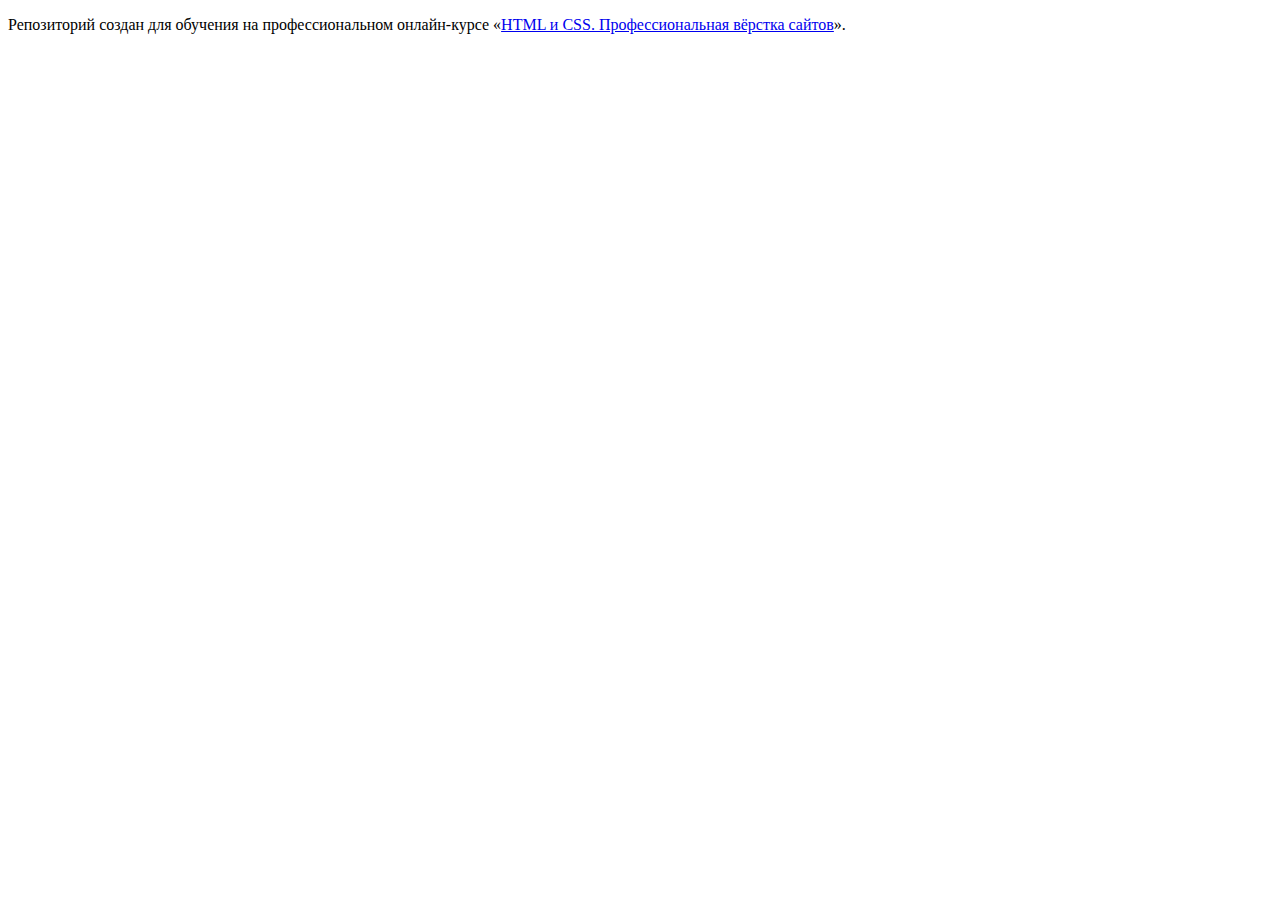
<file: index.html>
<!DOCTYPE html>
<html lang="ru">
  <head>
    <meta charset="utf-8">
    <title>HTML Academy: Седона</title>
  </head>
  <body>

    <p>Репозиторий создан для обучения на профессиональном онлайн‑курсе «<a href="https://htmlacademy.ru/intensive/htmlcss">HTML и CSS. Профессиональная вёрстка сайтов</a>».</p>

  </body>
</html>
</file>
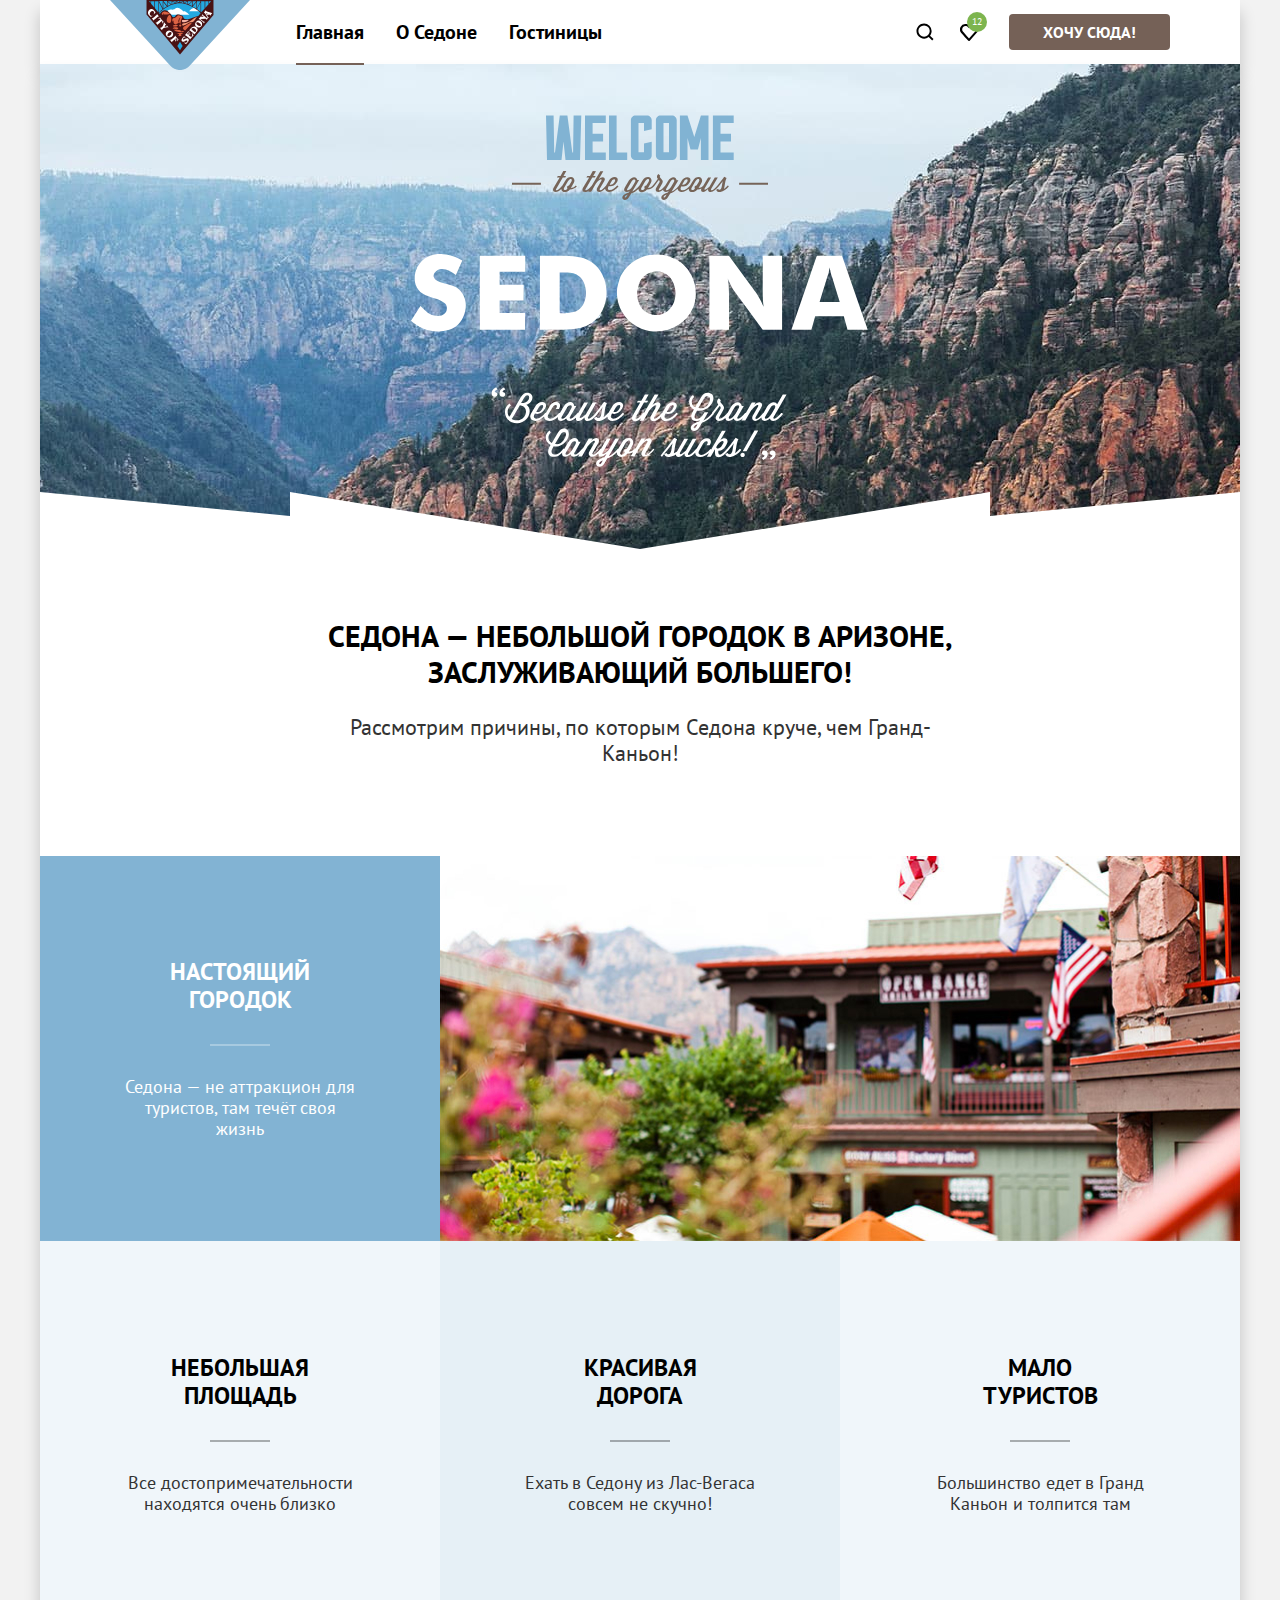
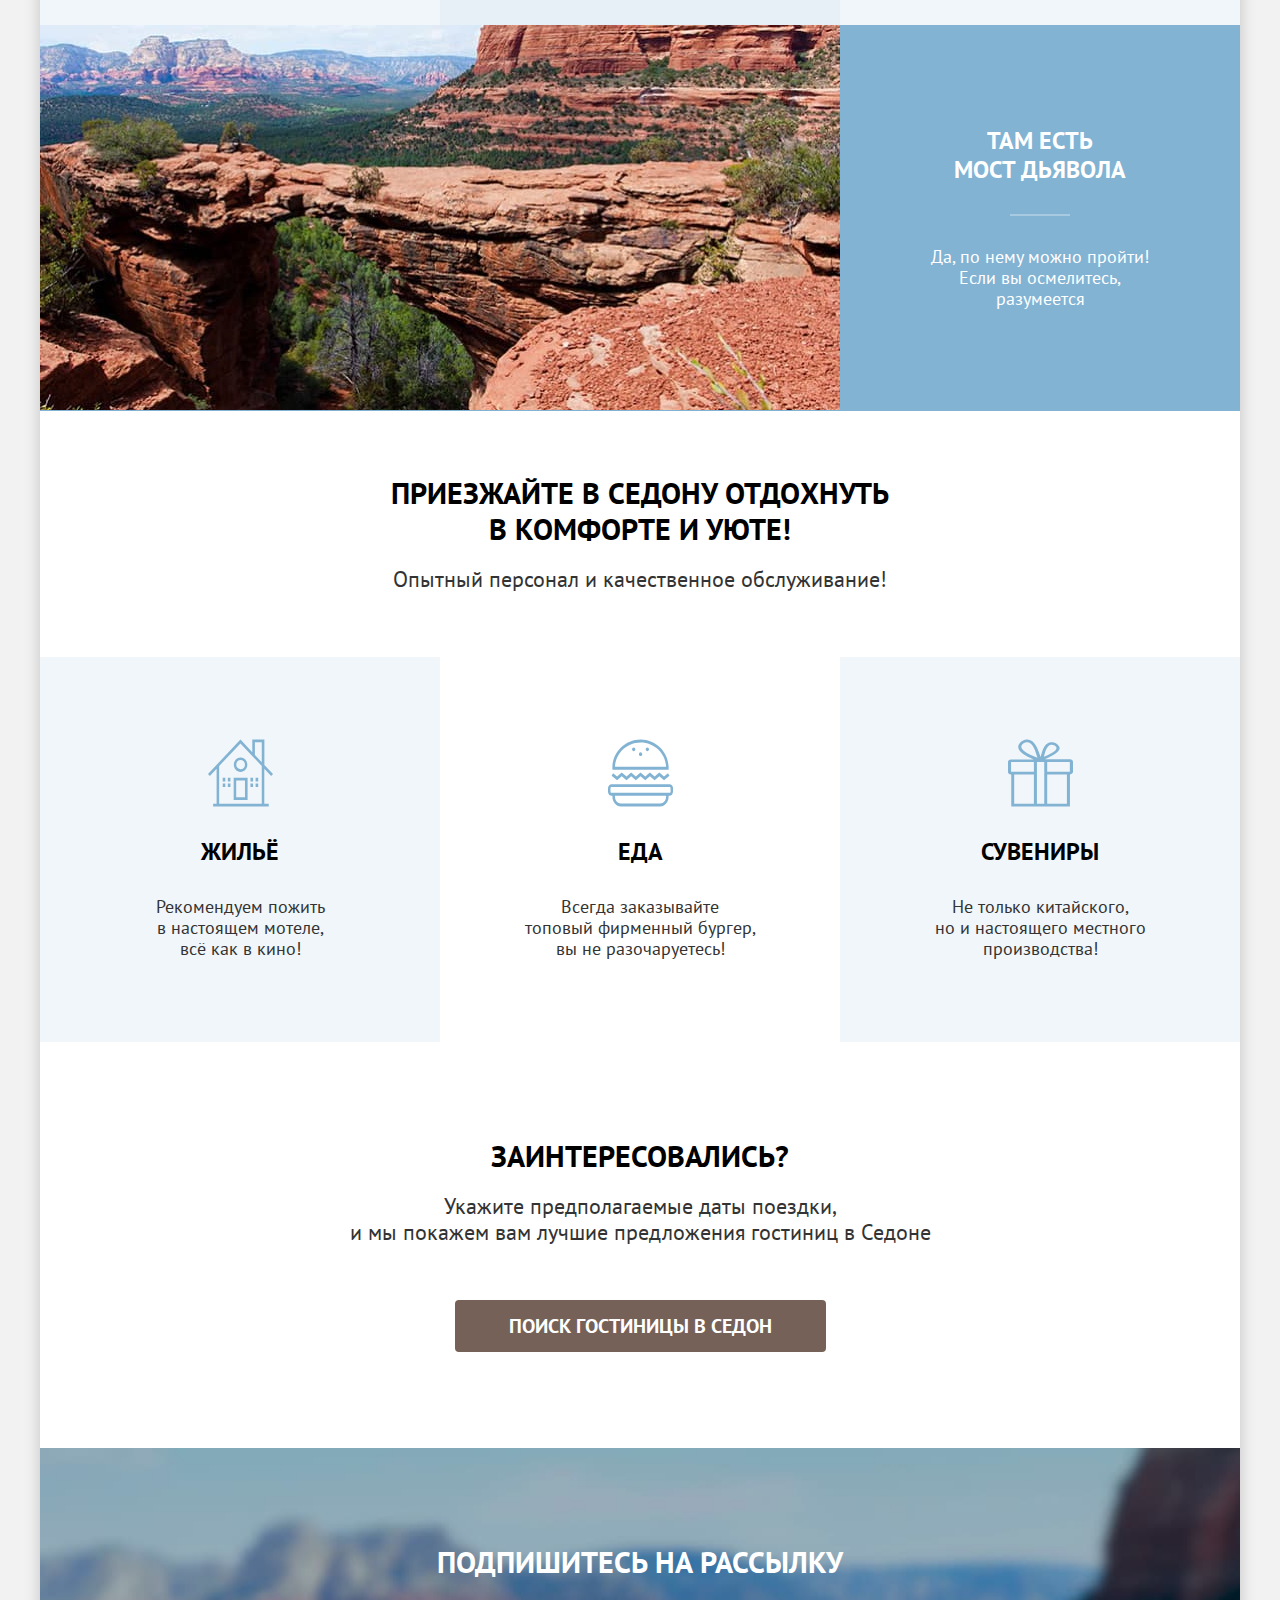
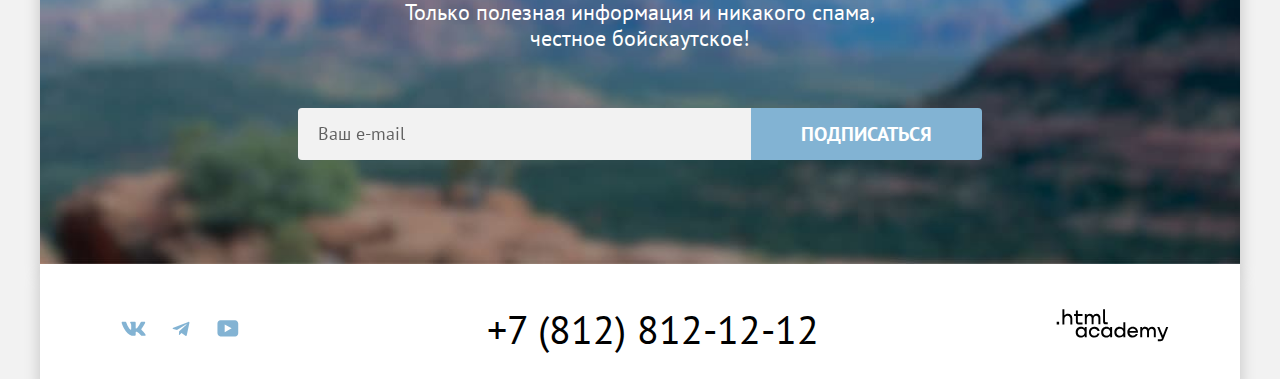
<file: 2545671-sedona-2-master/index.html>
<!DOCTYPE html>
<html lang="ru">

  <head>
    <meta charset="utf-8">
    <title>HTML Academy: Седона</title>
    <link rel="icon" type="image/png" sizes="32x32" href="images/favicon.png">
    <link rel="stylesheet" href="styles/styles.css">
  </head>

  <body>
    <header class="page-header container" data-test="header">
      <nav class="navigation">
        <a class="navigation-logo" href="#">
          <img class="page-header-logo" src="images/logo.svg" width="140" height="70" alt="Логотип Седоны">
        </a>
        <ul class="navigation-list">
          <li class="navigation-item">
            <a class="navigation-link navigation-link-current">Главная</a>
          </li>
          <li class="navigation-item">
            <a class="navigation-link" href="#">О Седоне</a>
          </li>
          <li class="navigation-item">
            <a class="navigation-link" href="catalog.html">Гостиницы</a>
          </li>
        </ul>
        <ul class="navigation-user">
          <li class="navigation-user-item">
            <a class="navigation-user-link navigation-user-link-search" href="#">
              <span class="visually-hidden">Поиск</span>
            </a>
          </li>
          <li class="navigation-user-item">
            <a class="navigation-user-link navigation-user-link-heart" href="#">
              <span class="visually-hidden">В избранное добавлено гостиниц в количестве</span>
              <span class="likes-counter">12</span>
            </a>
          </li>
          <li class="navigation-user-item">
            <a class="navigation-user-button button" href="#">Хочу сюда!</a>
          </li>
        </ul>
      </nav>
    </header>
    <main class="main container" data-test="main">
      <section class="hero" data-test="hero">
        <h1 class="visually-hidden">Седона - городок в Аризоне</h1>
        <img class="hero-image" src="images/welcome.svg" width="458" height="352"
          alt="Welcome to the gorgeous Sedona, because the Grand Canyon sucks!">
      </section>
      <section class="advantages" data-test="advantages">
        <div class="special-wrapper advantages-wrapper">
          <h2 class="page-title advantages-page-title">Седона&nbsp;&mdash; небольшой городок в&nbsp;Аризоне,
            заслуживающий большего!
          </h2>
          <p class="page-text advantages-page-description">Рассмотрим причины, по&nbsp;которым Седона круче, чем
            Гранд-Каньон!
          </p>
        </div>
        <ul class="advantages-list">
          <li class="advantages-item advantages-item-dark">
            <div class="advantages-item-dark-wrapper">
              <h3 class="advantages-title advantages-title-dark">Настоящий городок</h3>
              <p class="advantages-description advantages-description-dark">Седона&nbsp;&mdash; не&nbsp;аттракцион для
                туристов, там
                течёт своя жизнь</p>
            </div>
            <img class="advantages-photo" src="images/building.jpg" width="800" height="385" alt="Дома города Седона">
          </li>
          <li class="advantages-item">
            <div class="advantages-item-wrapper">
              <h3 class="advantages-title">Небольшая площадь</h3>
              <p class="advantages-description">Все достопримечательности находятся очень близко</p>
            </div>
          </li>
          <li class="advantages-item">
            <div class="advantages-item-wrapper">
              <h3 class="advantages-title">Красивая<br>дорога</h3>
              <p class="advantages-description">Ехать в&nbsp;Седону из&nbsp;Лас-Вегаса совсем не&nbsp;скучно!</p>
            </div>
          </li>
          <li class="advantages-item">
            <div class="advantages-item-wrapper">
              <h3 class="advantages-title">Мало<br>туристов</h3>
              <p class="advantages-description">Большинство едет в&nbsp;Гранд Каньон и&nbsp;толпится там</p>
            </div>
          </li>
          <li class="advantages-item advantages-item-dark advantages-item-reverse">
            <div class="advantages-item-dark-wrapper">
              <h3 class="advantages-title advantages-title-dark">Там есть мост дьявола</h3>
              <p class="advantages-description advantages-description-dark">Да, по&nbsp;нему можно пройти! Если
                вы&nbsp;осмелитесь, разумеется</p>
            </div>
            <img class="advantages-photo" src="images/canyon.jpg" width="800" height="385" alt="Каньон">
          </li>
        </ul>
      </section>
      <section class="advantages-additional" data-test="advantages-additional">
        <div class="special-wrapper advantages-additional-wrapper">
          <h2 class="page-title advantages-additional-page-title">Приезжайте в&nbsp;Седону отдохнуть в&nbsp;комфорте
            и&nbsp;уюте!</h2>
          <p class="page-text advantages-additional-text">Опытный персонал и&nbsp;качественное обслуживание!</p>
        </div>
        <ul class="advantages-list advantages-additional-list">
          <li class="advantages-item advantages-additional-item">
            <div class="advantages-item-wrapper advantages-additional-item-wrapper">
              <h3
                class="advantages-title advantages-additional-title advantages-additional-housing advantages-additional-icon">
                Жильё</h3>
              <p class="advantages-description">Рекомендуем пожить в&nbsp;настоящем мотеле,<br>всё как в&nbsp;кино!
              </p>
            </div>
          </li>
          <li class="advantages-item advantages-additional-item">
            <div class="advantages-item-wrapper advantages-additional-item-wrapper">
              <h3
                class="advantages-title advantages-additional-title advantages-additional-food advantages-additional-icon">
                Еда</h3>
              <p class="advantages-description">Всегда заказывайте<br>топовый фирменный бургер,
                вы&nbsp;не&nbsp;разочаруетесь!
              </p>
            </div>
          </li>
          <li class="advantages-item advantages-additional-item">
            <div class="advantages-item-wrapper advantages-additional-item-wrapper">
              <h3
                class="advantages-title advantages-additional-title advantages-additional-surprise advantages-additional-icon">
                Сувениры</h3>
              <p class="advantages-description">Не&nbsp;только китайского, но&nbsp;и&nbsp;настоящего местного
                производства!
              </p>
            </div>
          </li>
        </ul>
      </section>
      <section class="search-hotel" data-test="search">
        <div class="special-wrapper wrapper-additional">
          <h2 class="page-title search-hotel-title">Заинтересовались?</h2>
          <p class="page-text search-hotel-description">Укажите предполагаемые даты поездки,<br>и&nbsp;мы&nbsp;покажем
            вам
            лучшие
            предложения гостиниц в&nbsp;Седоне
          </p>
        </div>
        <a class="button search-hotel-button" href="#">Поиск гостиницы в&nbsp;Седон</a>
      </section>
      <section class="subscribe subscribe-special" data-test="subscribe">
        <div class="special-wrapper subscribe-wrapper">
          <h2 class="page-title subscribe-title">Подпишитесь на&nbsp;рассылку</h2>
          <p class="page-text subscribe-description">Только полезная информация и&nbsp;никакого спама,<br>честное
            бойскаутское!
          </p>
        </div>
        <form class="subscribe-form" action="https://echo.htmlacademy.ru/" method="post">
          <label class="visually-hidden" for="subscribe-email">
            Ваш e-mail
          </label>
          <input class="input-email" type="email" id="subscribe-email" name="user-email" placeholder="Ваш e-mail">
          <button class="button subscribe-button" type="submit">Подписаться</button>
        </form>
      </section>
    </main>
    <footer class="page-footer container" data-test="footer">
      <ul class="social">
        <li class="social-item">
          <a class="social-link social-link-vk" href="https://vk.com/htmlacademy">
            <span class="visually-hidden">Вконтакте</span>
          </a>
        </li>
        <li class="social-item">
          <a class="social-link social-link-telegram" href="https://t.me/htmlacademy">
            <span class="visually-hidden">Телеграм</span>
          </a>
        </li>
        <li class="social-item">
          <a class="social-link social-link-youtube" href="https://www.youtube.com/user/htmlacademyru">
            <span class="visually-hidden">Ютуб</span>
          </a>
        </li>
      </ul>
      <section class="contacts">
        <h2 class="visually-hidden">Контакты</h2>
        <a class="contacts-phone" href="tel:+78128121212">+7 (812) 812-12-12
        </a>
      </section>
      <a class="developer-link" href="https://htmlacademy.ru/intensive/htmlcss">
        <span class="visually-hidden">Логотип разработчика html academy</span>
        <svg class="developer-logo" aria-hidden="true" focusable="false" width="115" height="34" viewBox="0 0 115 34"
          xmlns="http://www.w3.org/2000/svg">
          <path
            d="M0 13.26v2.6h2.5v-2.6H0ZM11.6 4.86c-1.6 0-2.8.7-3.6 1.7h-.1V.36h-2v15.5h2v-5.3c0-2.1 1.3-3.6 3.3-3.6 1.8 0 2.9 1.4 2.9 3.2v5.7h2v-6.1c.1-3-1.8-4.9-4.5-4.9ZM26.6 5.16h-4.8v-3.7h-2v3.8h-1.9v2h1.9v6c0 1.7 1 2.7 2.7 2.7h4.1v-2h-3.7c-.7 0-1.1-.4-1.1-1.1v-5.7h4.8v-2ZM41.1 4.96c-1.6 0-2.9.8-3.5 2.1h-.1c-.6-1.2-1.8-2.1-3.4-2.1-1.4 0-2.5.8-3.1 1.8h-.1v-1.6H29v10.6h2v-5.4c0-2 1-3.5 2.6-3.5 1.5 0 2.4 1 2.4 2.6v6.3h2v-5.6c0-2.4 1.4-3.3 2.6-3.3 1.5 0 2.4 1 2.4 2.6v6.3h2v-6.5c.1-2.5-1.4-4.3-3.9-4.3ZM47.8 13.06c0 1.7 1 2.7 2.8 2.7h2v-2h-1.7c-.7 0-1.1-.4-1.1-1.1V.36h-2v12.7ZM28.9 20.06c-.9-1.1-2.2-1.8-3.9-1.8-3.1 0-5.4 2.3-5.4 5.6s2.3 5.6 5.4 5.6c1.8 0 3-.8 3.8-1.9h.1v1.6h2v-10.6h-2v1.5Zm-3.6 7.4c-2.2 0-3.6-1.6-3.6-3.6s1.4-3.6 3.6-3.6 3.6 1.6 3.6 3.6c0 1.9-1.4 3.6-3.6 3.6ZM44.2 22.36c-.5-2.4-2.6-4.1-5.4-4.1a5.4 5.4 0 0 0-5.6 5.6c0 3.1 2.2 5.6 5.6 5.6 2.8 0 4.9-1.8 5.4-4.2h-2.1a3.4 3.4 0 0 1-3.3 2.3c-2.2 0-3.6-1.6-3.6-3.6s1.4-3.6 3.6-3.6c1.6 0 2.8 1 3.3 2.2h2.1v-.2ZM55.1 20.06c-.9-1.1-2.2-1.8-3.9-1.8-3.1 0-5.4 2.3-5.4 5.6s2.3 5.6 5.4 5.6c1.8 0 3-.8 3.8-1.9h.1v1.6h2v-10.6h-2v1.5Zm-3.6 7.4c-2.2 0-3.6-1.6-3.6-3.6s1.4-3.6 3.6-3.6 3.6 1.6 3.6 3.6c0 1.9-1.5 3.6-3.6 3.6ZM68.7 20.16c-.9-1.1-2.2-1.9-3.9-1.9-3.1 0-5.4 2.3-5.4 5.6s2.2 5.6 5.4 5.6c1.7 0 3-.8 3.8-1.8h.1v1.5h2v-15.4h-2v6.4Zm-3.6 7.3c-2.2 0-3.6-1.6-3.6-3.6s1.4-3.6 3.6-3.6 3.6 1.6 3.6 3.6c-.1 2-1.5 3.6-3.6 3.6ZM78.3 18.26c-3.3 0-5.5 2.5-5.5 5.6 0 3 2.1 5.6 5.5 5.6 2.5 0 4.5-1.3 5.2-3.6h-2.1c-.5 1-1.6 1.6-3 1.6-1.9 0-3.3-1.3-3.4-2.9h8.8c.2-3.6-2-6.3-5.5-6.3Zm0 1.9c1.7 0 3 1 3.3 2.6h-6.5c.3-1.5 1.5-2.6 3.2-2.6ZM98.2 18.26c-1.6 0-2.9.8-3.6 2h-.1c-.6-1.2-1.8-2-3.4-2-1.4 0-2.5.7-3.1 1.8v-1.5h-1.9v10.6h2v-5.4c0-2 1-3.4 2.6-3.5 1.5 0 2.4 1 2.4 2.6v6.3h2v-5.6c0-2.4 1.4-3.3 2.6-3.3 1.5 0 2.4 1 2.4 2.6v6.3h2v-6.5c.1-2.6-1.4-4.4-3.9-4.4ZM109.4 27.36l-3.6-8.9h-2.2l4.8 11.6c-.3.9-.7 1.2-1.7 1.2h-2.5v2h2.5c1.8 0 2.8-.8 3.5-2.6l4.7-12.2h-2.1l-3.4 8.9Z" />
        </svg>
      </a>
    </footer>
    <div class="modal-container modal-container-close">
      <div class="modal modal-booking">
        <h2 class="modal-title">Поиск гостиницы в&nbsp;Седоне</h2>
        <button class="modal-close-button" type="button"><span class="visually-hidden">Закрыть модальное
            окно</span></button>
        <form class="booking-form" action="https://echo.htmlacademy.ru/" method="post">
          <div class="booking-form-group booking">
            <label class="booking-label" for="booking-check-in-date">Дата заезда:</label>
            <input class="booking-input booking-date booking-icon" type="text" id="booking-check-in-date"
              name="booking-check-in-date" placeholder="Укажите дату" value="27 апреля 2020">
            <p class="booking-text text-error">Мы&nbsp;не&nbsp;можем отправить вас в&nbsp;прошлое.</p>
          </div>
          <div class="booking-form-group booking">
            <label class="booking-label" for="booking-departure-date">Дата выезда:</label>
            <input class="booking-input booking-date booking-icon" type="text" id="booking-departure-date"
              name="booking-departure-date" placeholder="Укажите дату" value="1 сентября 2023">
            <p class="booking-text">На&nbsp;эти даты есть свободные номера. Пока есть.</p>
          </div>
          <div class="booking-form-group booking-form-group-quantity">
            <label class="booking-label" for="adults">Взрослые:</label>
            <p class="booking-quantity">
              <button class="booking-button minus-button booking-quantity-icon" type="button">
                <span class="visually-hidden">Убавить количество взрослых</span>
              </button>
              <input class="booking-input booking-quantity-input" id="adults" type="number" value="2" placeholder="2">
              <button class="booking-button plus-button booking-quantity-icon" type="button">
                <span class="visually-hidden">Прибавить количество взрослых</span>
              </button>
            </p>
          </div>
          <div class="booking-form-group booking-form-quantity">
            <span class="booking-form-label">
              <label class="booking-label" for="children">Дети:</label>
              <span class="tooltip">
                <button class="tooltip-button" type="button"><span class="visually-hidden">Открытия
                    тултипа</span></button>
                <span class="tooltip-text">Укажите количество детей, которые будут с&nbsp;вами, возраст которых
                  от&nbsp;6&nbsp;до&nbsp;18&nbsp;лет. Дети до&nbsp;6&nbsp;лет размещаются бесплатно.</span>
              </span>
            </span>
            <p class="booking-quantity">
              <button class="booking-button minus-button booking-quantity-icon" type="button">
                <span class="visually-hidden">Убавить количество детей</span>
              </button>
              <input class="booking-input booking-quantity-input" id="children" type="number" value="2" placeholder="2">
              <button class="booking-button plus-button booking-quantity-icon" type="button">
                <span class="visually-hidden">Прибавить количество детей</span>
              </button>
            </p>
          </div>
          <button class="button booking-form-button" type="submit">Найти</button>
        </form>
      </div>
    </div>
  </body>

</html>
</file>
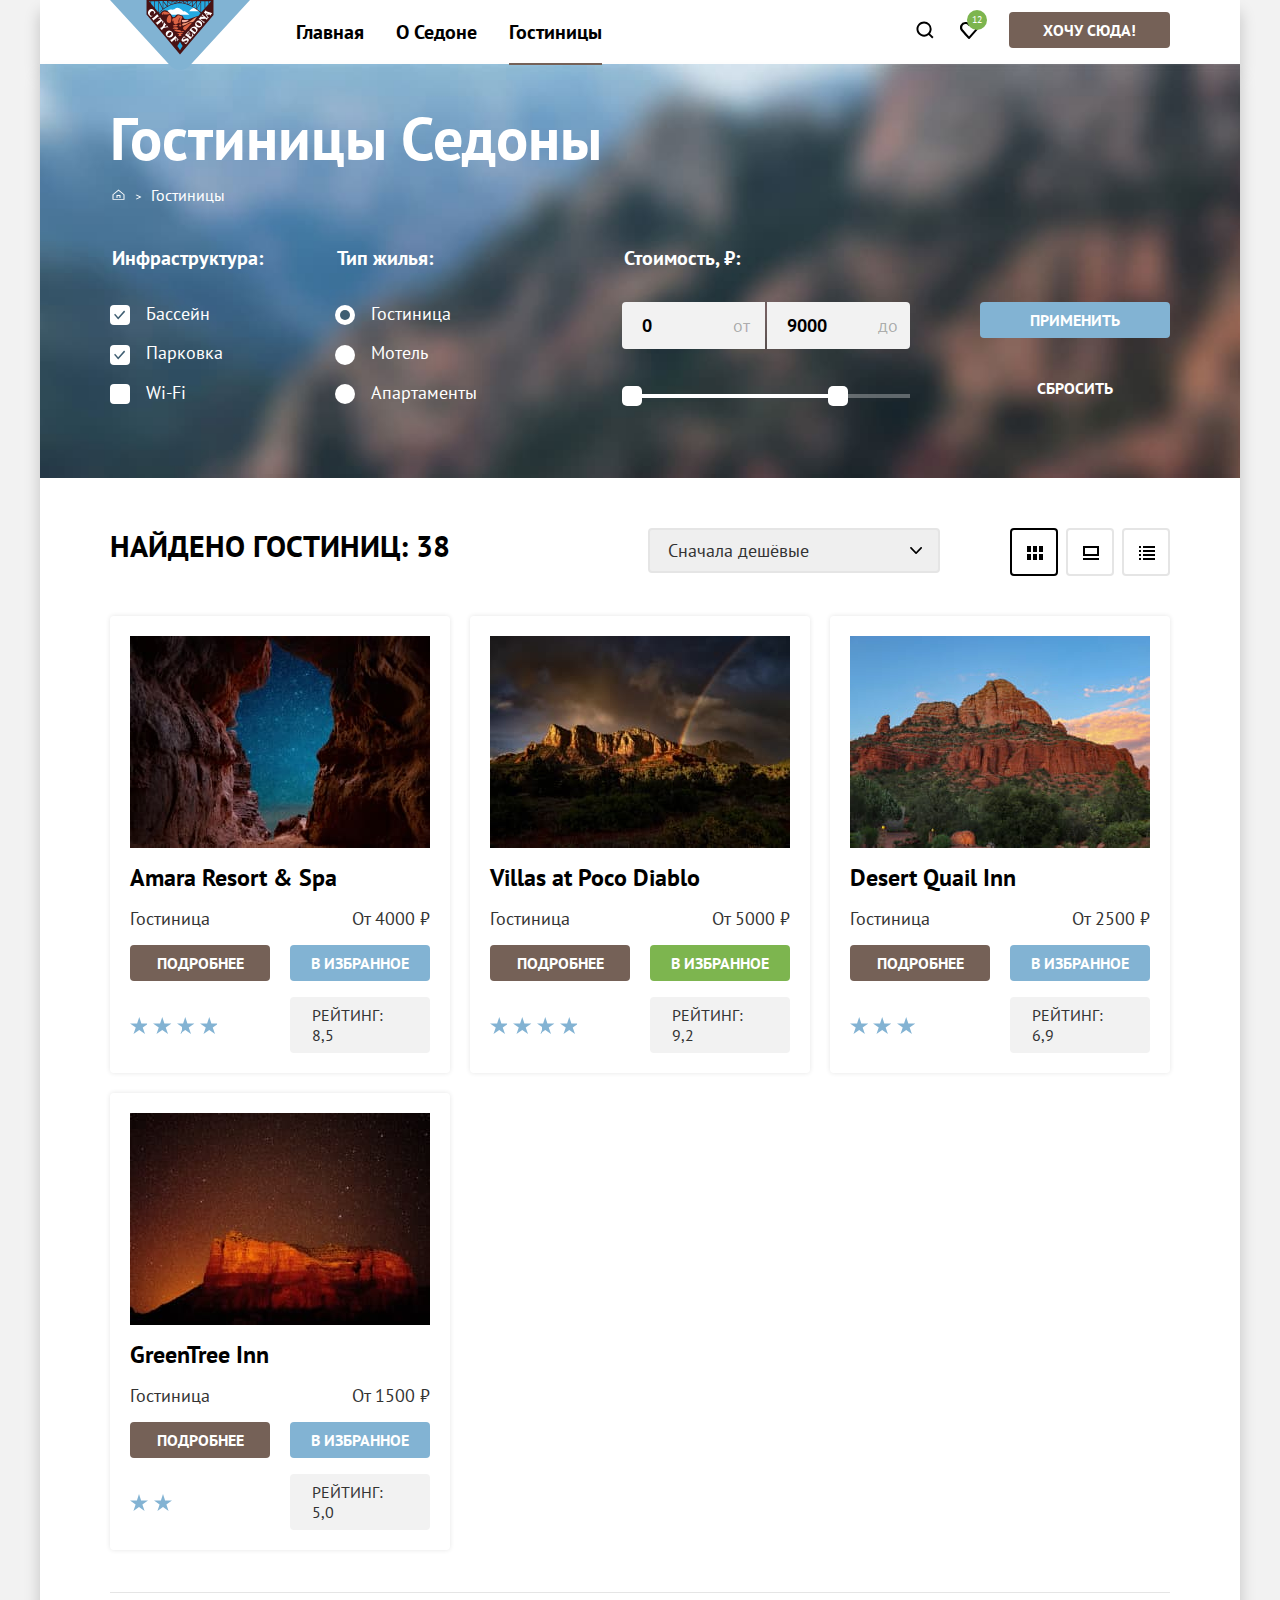
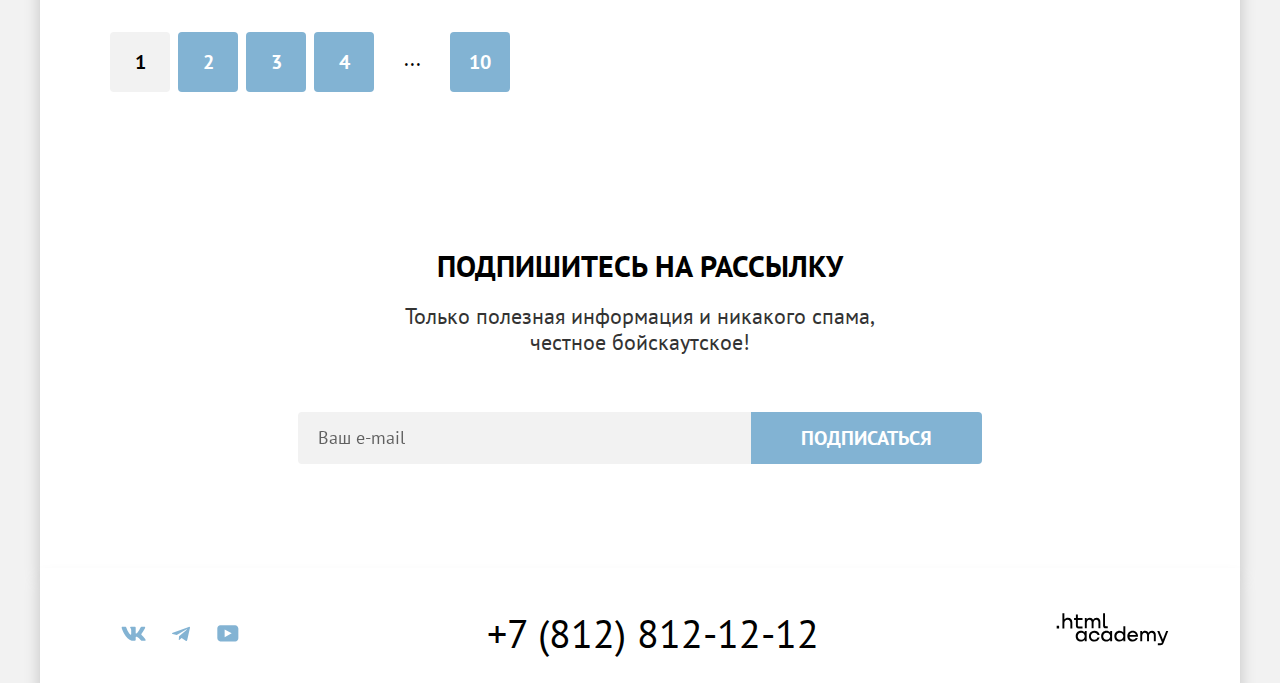
<file: catalog.html>
<!DOCTYPE html>
<html lang="ru">

  <head>
    <meta charset="UTF-8">
    <title>Гостиницы Седоны</title>
    <link rel="icon" type="image/png" sizes="32x32" href="images/favicon.png">
    <link rel="stylesheet" href="styles/styles.css">
  </head>

  <body>
    <header class="page-header container" data-test="header">
      <nav class="navigation">
        <a class="navigation-logo" href="index.html">
          <img class="page-header-logo" src="images/logo.svg" width="140" height="70" alt="Логотип Седоны">
        </a>
        <ul class="navigation-list">
          <li class="navigation-item">
            <a class="navigation-link" href="index.html">Главная</a>
          </li>
          <li class="navigation-item">
            <a class="navigation-link" href="#">О Седоне</a>
          </li>
          <li class="navigation-item">
            <a class="navigation-link navigation-link-current">Гостиницы</a>
          </li>
        </ul>
        <ul class="navigation-user">
          <li class="navigation-user-item">
            <a class="navigation-user-link navigation-user-link-search" href="#">
              <span class="visually-hidden">Поиск</span>
            </a>
          </li>
          <li class="navigation-user-item">
            <a class="navigation-user-link navigation-user-link-heart" href="#">
              <span class="visually-hidden">В избранное добавлено гостиниц в количестве</span>
              <span class="likes-counter">12</span>
            </a>
          </li>
          <li class="navigation-user-item">
            <a class="navigation-user-button button" href="#">Хочу сюда!</a>
          </li>
        </ul>
      </nav>
    </header>
    <main class="main container" data-test="main">
      <div class="main-header">
        <h1 class="main-heading">Гостиницы Седоны</h1>
        <ul class="breadcrumbs">
          <li class="breadcrumbs-item">
            <a class="breadcrumbs-link breadcrumbs-link-home" href="index.html">
              <span class="visually-hidden">Главная</span>
            </a>
          </li>
          <li class="breadcrumbs-item">
            <a class="breadcrumbs-link">Гостиницы</a>
          </li>
        </ul>
        <section class="filter" data-test="filter">
          <h2 class="visually-hidden">Фильтр списка гостиниц</h2>
          <form class="filter-form" action="https://echo.htmlacademy.ru/" method="get">
            <fieldset class="filter-group filter-group-type">
              <legend class="filter-title">Инфраструктура:</legend>
              <ul class="filter-list">
                <li class="filter-item">
                  <label class="control" for="pool">
                    <input class="control-input" type="checkbox" id="pool" name="swimming-pool" checked>Бассейн</label>
                </li>
                <li class="filter-item">
                  <label class="control">
                    <input class="control-input" type="checkbox" name="parking" checked>Парковка
                  </label>
                </li>
                <li class="filter-item">
                  <label class="control">
                    <input class="control-input" type="checkbox" name="wi-fi">Wi-Fi
                  </label>
                </li>
              </ul>
            </fieldset>
            <fieldset class="filter-group filter-group-type">
              <legend class="filter-title">Тип жилья:</legend>
              <ul class="filter-list">
                <li class="filter-item">
                  <label class="control">
                    <input class="control-input" type="radio" name="housing" value="hotel" checked>Гостиница
                  </label>
                </li>
                <li class="filter-item">
                  <label class="control">
                    <input class="control-input" type="radio" name="housing" value="motel">Мотель
                  </label>
                </li>
                <li class="filter-item">
                  <label class="control">
                    <input class="control-input" type="radio" name="housing" value="apartments">Апартаменты
                  </label>
                </li>
              </ul>
            </fieldset>
            <fieldset class="filter-group filter-group-accent">
              <legend class="filter-title">Стоимость, ₽:</legend>
              <div class="range">
                <p class="range-wrapper-inputs">
                  <label class="price" for="min-price">от</label>
                  <input class="price-input price-input-min" name="min-price-input" id="min-price" type="number"
                    value="0" placeholder="0">
                </p>
                <p class="range-wrapper-inputs">
                  <label class="price" for="max-price">до</label>
                  <input class="price-input price-input-max" name="max-price-input" id="max-price" type="number"
                    value="9000" placeholder="9000">
                </p>
                <div class="range-scale">
                  <div class="range-bar" style="left: 0; width: 226px;">
                    <button class="range-toggle toggle-min" type="button">
                      <span class="visually-hidden">Изменить минимальную стоимость</span>
                    </button>
                    <button class="range-toggle toggle-max" type="button">
                      <span class="visually-hidden">Изменить максимальную стоимость</span>
                    </button>
                  </div>
                </div>
              </div>
            </fieldset>
            <div class="filter-button-wrapper">
              <button class="button filter-button" type="submit">Применить</button>
              <button class="button filter-button filter-button-reset" type="reset">Сбросить</button>
            </div>
          </form>
        </section>
      </div>
      <section class="catalog-hotel" data-test="catalog">
        <div class="catalog-hotel-sorting">
          <h2 class="page-title catalog-hotel-title">Найдено гостиниц: 38</h2>
          <select class="select-control" aria-label="Сортировка">
            <option value="cheap">Сначала дешёвые</option>
            <option value="popular">Сначала популярные</option>
            <option value="expensive">Сначала дорогие</option>
          </select>
          <ul class="view">
            <li class="view-item">
              <a class="view-link view-link-active view-link-cards" href="catalog.html?view=tile">
                <span class="visually-hidden">Карточки</span>
              </a>
            </li>
            <li class="view-item">
              <a class="view-link view-link-slides" href="catalog.html?view=card">
                <span class="visually-hidden">Слайды</span>
              </a>
            </li>
            <li class="view-item">
              <a class="view-link view-link-list" href="catalog.html?view=list">
                <span class="visually-hidden">Список</span>
              </a>
            </li>
          </ul>
        </div>
        <ul class="cards-list">
          <li class="cards-item">
            <a class="cards-link-image" tabindex="-1" href="#">
              <img class="cards-image" src="images/catalog/hotel-1.jpg" width="300" height="212"
                alt="Вид звёздного неба из пещеры">
            </a>
            <a class="card-link-title" tabindex="-1" href="#">
              <h3 class="cards-title">Amara Resort &amp;&nbsp;Spa</h3>
            </a>
            <p class="cards-text">Гостиница</p>
            <p class="cards-text cards-price">От&nbsp;4000&nbsp;₽</p>
            <a class="button cards-button" href="#">Подробнее</a>
            <button class="button cards-button favourites-button" type="button">В&nbsp;избранное</button>
            <p class="stars four-stars">
              <span class="visually-hidden">4 звезды</span>
            </p>
            <p class="cards-rating">Рейтинг: 8,5</p>
          </li>
          <li class="cards-item">
            <a class="cards-link-image" tabindex="-1" href="#">
              <img class="cards-image" src="images/catalog/hotel-2.jpg" width="300" height="212"
                alt="Радуга на грозовом небе над каньоном">
            </a>
            <a class="card-link-title" tabindex="-1" href="#">
              <h3 class="cards-title">Villas at&nbsp;Poco Diablo</h3>
            </a>
            <p class="cards-text">Гостиница</p>
            <p class="cards-text cards-price">От&nbsp;5000&nbsp;₽</p>
            <a class="button cards-button" href="#">Подробнее</a>
            <button class="button cards-button favourites-button-selected" type="button">В избранное</button>
            <p class="stars four-stars">
              <span class="visually-hidden">4 звезды</span>
            </p>
            <p class="cards-rating">Рейтинг: 9,2</p>
          </li>
          <li class="cards-item">
            <a class="cards-link-image" tabindex="-1" href="#">
              <img class="cards-image" src="images/catalog/hotel-3.jpg" width="300" height="212"
                alt="Скалы красного цвета в живописной долине">
            </a>
            <a class="card-link-title" tabindex="-1" href="#">
              <h3 class="cards-title">Desert Quail Inn</h3>
            </a>
            <p class="cards-text">Гостиница</p>
            <p class="cards-text cards-price">От&nbsp;2500&nbsp;₽</p>
            <a class="button cards-button" href="#">Подробнее</a>
            <button class="button cards-button favourites-button" type="button">В избранное</button>
            <p class="stars three-stars">
              <span class="visually-hidden">3 звезды</span>
            </p>
            <p class="cards-rating">Рейтинг: 6,9</p>
          </li>
          <li class="cards-item">
            <a class="cards-link-image" tabindex="-1" href="#">
              <img class="cards-image" src="images/catalog/hotel-4.jpg" width="300" height="212"
                alt="Каньон на фоне звёздного неба">
            </a>
            <a class="card-link-title" tabindex="-1" href="#">
              <h3 class="cards-title">GreenTree Inn</h3>
            </a>
            <p class="cards-text">Гостиница</p>
            <p class="cards-text cards-price">От&nbsp;1500&nbsp;₽</p>
            <a class="button cards-button" href="#">Подробнее</a>
            <button class="button cards-button favourites-button" type="button">В избранное</button>
            <p class="stars two-stars">
              <span class="visually-hidden">2 звезды</span>
            </p>
            <p class="cards-rating">Рейтинг: 5,0</p>
          </li>
        </ul>
        <ul class="pagination">
          <li class="pagination-item">
            <a class="pagination-link pagination-current">1</a>
          </li>
          <li class="pagination-item">
            <a class="pagination-link" href="#">2</a>
          </li>
          <li class="pagination-item">
            <a class="pagination-link" href="#">3</a>
          </li>
          <li class="pagination-item">
            <a class="pagination-link" href="#">4</a>
          </li>
          <li class="pagination-item">
            <span class="pagination-light">...</span>
          </li>
          <li class="pagination-item">
            <a class="pagination-link" href="#">10</a>
          </li>
        </ul>
      </section>
      <section class="subscribe" data-test="subscribe">
        <div class="special-wrapper subscribe-wrapper">
          <h2 class="page-title subscribe-title">Подпишитесь на&nbsp;рассылку</h2>
          <p class="page-text subscribe-description">Только полезная информация и&nbsp;никакого спама,<br>честное
            бойскаутское!
          </p>
        </div>
        <form class="subscribe-form" action="https://echo.htmlacademy.ru/" method="post">
          <label class="visually-hidden" for="subscribe-email">
            Ваш e-mail
          </label>
          <input class="input-email" type="email" id="subscribe-email" name="user-email" placeholder="Ваш e-mail"
            required>
          <button class="button subscribe-button" type="submit">Подписаться</button>
        </form>
      </section>
    </main>
    <footer class="page-footer container" data-test="footer">
      <ul class="social">
        <li class="social-item">
          <a class="social-link social-link-vk" href="https://vk.com/htmlacademy">
            <span class="visually-hidden">Вконтакте</span>
          </a>
        </li>
        <li class="social-item">
          <a class="social-link social-link-telegram" href="https://t.me/htmlacademy">
            <span class="visually-hidden">Телеграм</span>
          </a>
        </li>
        <li class="social-item">
          <a class="social-link social-link-youtube" href="https://www.youtube.com/user/htmlacademyru">
            <span class="visually-hidden">Ютуб</span>
          </a>
        </li>
      </ul>
      <section class="contacts">
        <h2 class="visually-hidden">Контакты</h2>
        <a class="contacts-phone" href="tel:+78128121212">+7 (812) 812-12-12
        </a>
      </section>
      <a class="developer-link" href="https://htmlacademy.ru/intensive/htmlcss">
        <span class="visually-hidden">Логотип разработчика html academy</span>
        <svg class="developer-logo" aria-hidden="true" focusable="false" width="115" height="34" viewBox="0 0 115 34"
          xmlns="http://www.w3.org/2000/svg">
          <path
            d="M0 13.26v2.6h2.5v-2.6H0ZM11.6 4.86c-1.6 0-2.8.7-3.6 1.7h-.1V.36h-2v15.5h2v-5.3c0-2.1 1.3-3.6 3.3-3.6 1.8 0 2.9 1.4 2.9 3.2v5.7h2v-6.1c.1-3-1.8-4.9-4.5-4.9ZM26.6 5.16h-4.8v-3.7h-2v3.8h-1.9v2h1.9v6c0 1.7 1 2.7 2.7 2.7h4.1v-2h-3.7c-.7 0-1.1-.4-1.1-1.1v-5.7h4.8v-2ZM41.1 4.96c-1.6 0-2.9.8-3.5 2.1h-.1c-.6-1.2-1.8-2.1-3.4-2.1-1.4 0-2.5.8-3.1 1.8h-.1v-1.6H29v10.6h2v-5.4c0-2 1-3.5 2.6-3.5 1.5 0 2.4 1 2.4 2.6v6.3h2v-5.6c0-2.4 1.4-3.3 2.6-3.3 1.5 0 2.4 1 2.4 2.6v6.3h2v-6.5c.1-2.5-1.4-4.3-3.9-4.3ZM47.8 13.06c0 1.7 1 2.7 2.8 2.7h2v-2h-1.7c-.7 0-1.1-.4-1.1-1.1V.36h-2v12.7ZM28.9 20.06c-.9-1.1-2.2-1.8-3.9-1.8-3.1 0-5.4 2.3-5.4 5.6s2.3 5.6 5.4 5.6c1.8 0 3-.8 3.8-1.9h.1v1.6h2v-10.6h-2v1.5Zm-3.6 7.4c-2.2 0-3.6-1.6-3.6-3.6s1.4-3.6 3.6-3.6 3.6 1.6 3.6 3.6c0 1.9-1.4 3.6-3.6 3.6ZM44.2 22.36c-.5-2.4-2.6-4.1-5.4-4.1a5.4 5.4 0 0 0-5.6 5.6c0 3.1 2.2 5.6 5.6 5.6 2.8 0 4.9-1.8 5.4-4.2h-2.1a3.4 3.4 0 0 1-3.3 2.3c-2.2 0-3.6-1.6-3.6-3.6s1.4-3.6 3.6-3.6c1.6 0 2.8 1 3.3 2.2h2.1v-.2ZM55.1 20.06c-.9-1.1-2.2-1.8-3.9-1.8-3.1 0-5.4 2.3-5.4 5.6s2.3 5.6 5.4 5.6c1.8 0 3-.8 3.8-1.9h.1v1.6h2v-10.6h-2v1.5Zm-3.6 7.4c-2.2 0-3.6-1.6-3.6-3.6s1.4-3.6 3.6-3.6 3.6 1.6 3.6 3.6c0 1.9-1.5 3.6-3.6 3.6ZM68.7 20.16c-.9-1.1-2.2-1.9-3.9-1.9-3.1 0-5.4 2.3-5.4 5.6s2.2 5.6 5.4 5.6c1.7 0 3-.8 3.8-1.8h.1v1.5h2v-15.4h-2v6.4Zm-3.6 7.3c-2.2 0-3.6-1.6-3.6-3.6s1.4-3.6 3.6-3.6 3.6 1.6 3.6 3.6c-.1 2-1.5 3.6-3.6 3.6ZM78.3 18.26c-3.3 0-5.5 2.5-5.5 5.6 0 3 2.1 5.6 5.5 5.6 2.5 0 4.5-1.3 5.2-3.6h-2.1c-.5 1-1.6 1.6-3 1.6-1.9 0-3.3-1.3-3.4-2.9h8.8c.2-3.6-2-6.3-5.5-6.3Zm0 1.9c1.7 0 3 1 3.3 2.6h-6.5c.3-1.5 1.5-2.6 3.2-2.6ZM98.2 18.26c-1.6 0-2.9.8-3.6 2h-.1c-.6-1.2-1.8-2-3.4-2-1.4 0-2.5.7-3.1 1.8v-1.5h-1.9v10.6h2v-5.4c0-2 1-3.4 2.6-3.5 1.5 0 2.4 1 2.4 2.6v6.3h2v-5.6c0-2.4 1.4-3.3 2.6-3.3 1.5 0 2.4 1 2.4 2.6v6.3h2v-6.5c.1-2.6-1.4-4.4-3.9-4.4ZM109.4 27.36l-3.6-8.9h-2.2l4.8 11.6c-.3.9-.7 1.2-1.7 1.2h-2.5v2h2.5c1.8 0 2.8-.8 3.5-2.6l4.7-12.2h-2.1l-3.4 8.9Z" />
        </svg>
      </a>
    </footer>
  </body>

</html>
</file>
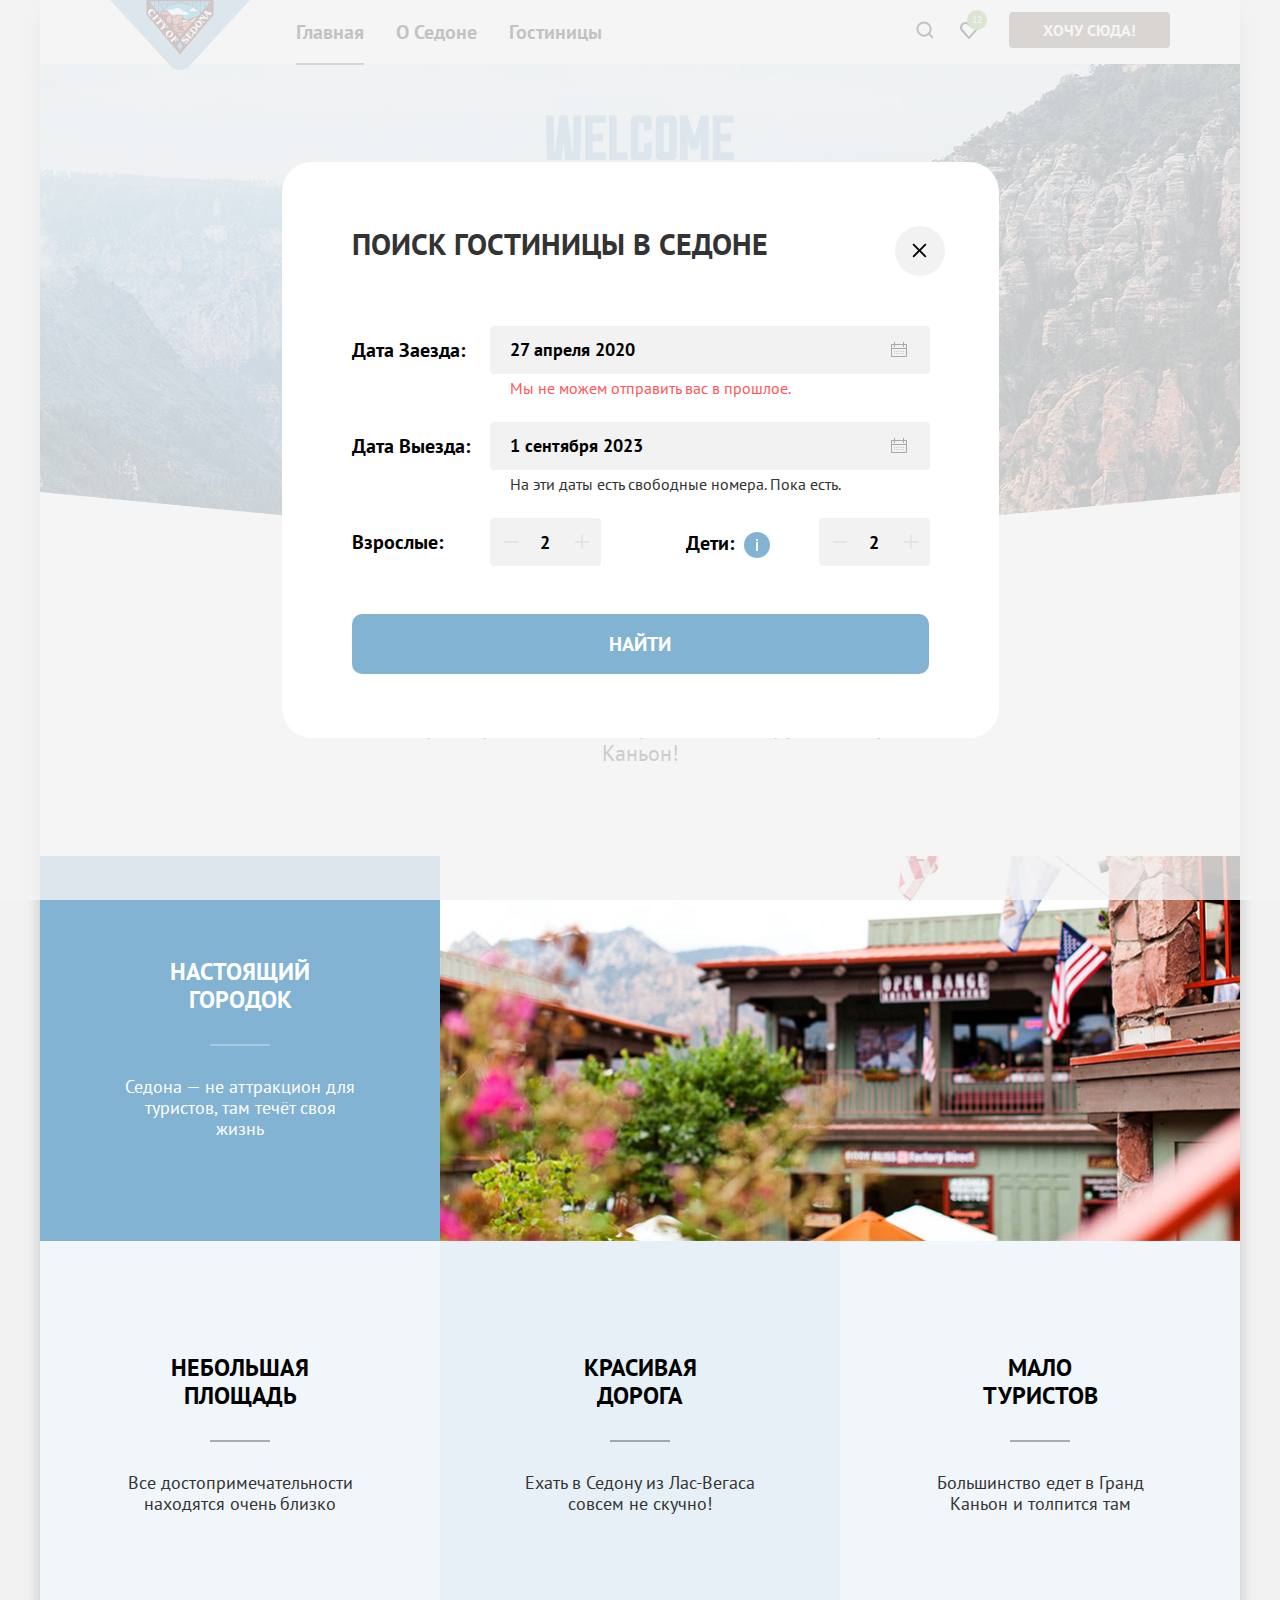
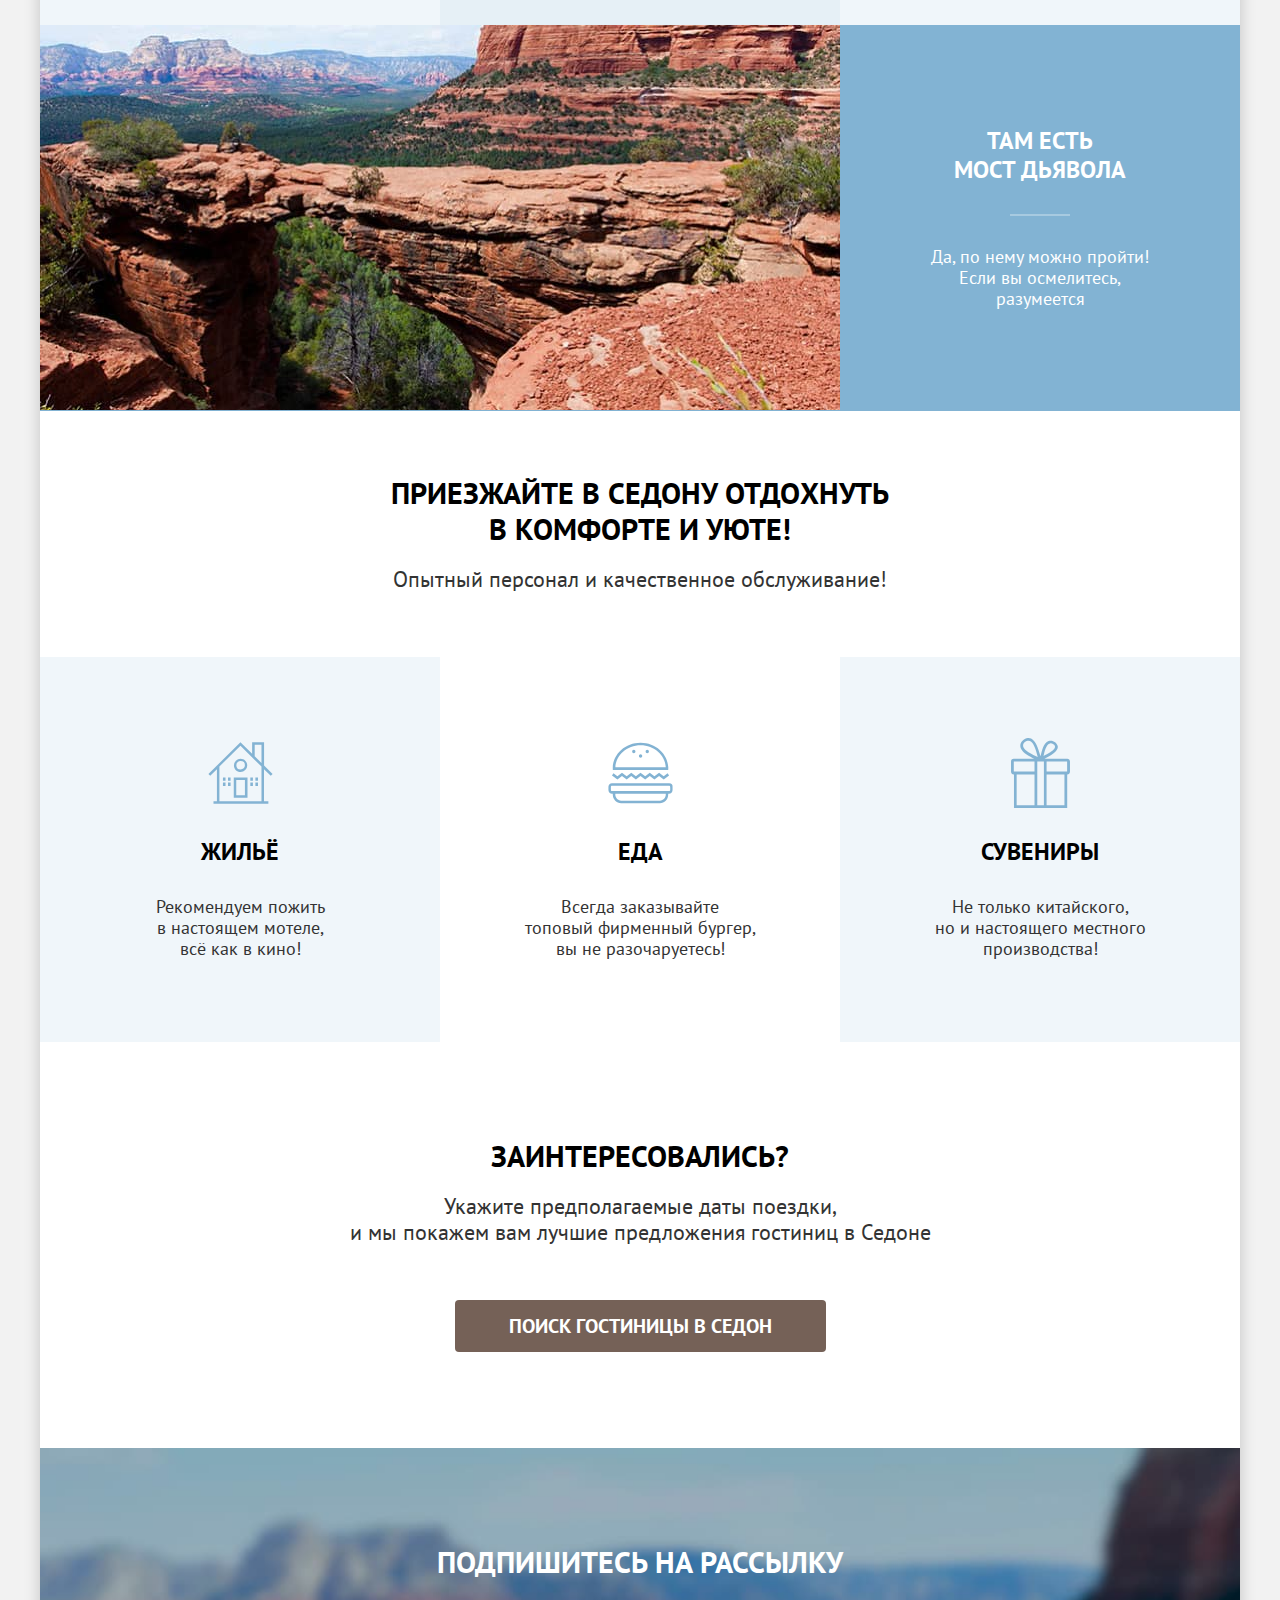
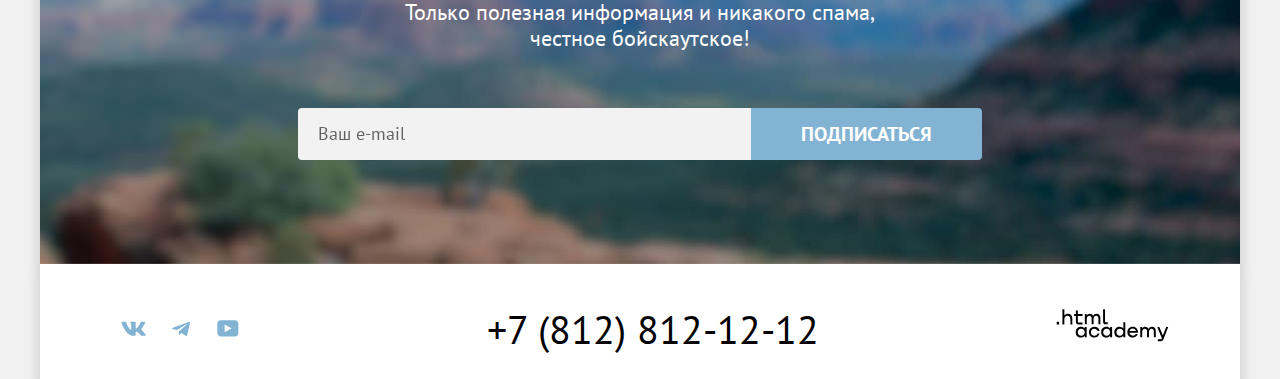
<file: modal.html>
<!DOCTYPE html>
<html lang="ru">

  <head>
    <meta charset="utf-8">
    <title>HTML Academy: Седона</title>
    <link rel="icon" type="image/png" sizes="32x32" href="images/favicon.png">
    <link rel="stylesheet" href="styles/styles.css">
  </head>

  <body>
    <header class="page-header container" data-test="header">
      <nav class="navigation">
        <a class="navigation-logo" href="#">
          <img class="page-header-logo" src="images/logo.svg" width="140" height="70" alt="Логотип Седоны">
        </a>
        <ul class="navigation-list">
          <li class="navigation-item">
            <a class="navigation-link navigation-link-current">Главная</a>
          </li>
          <li class="navigation-item">
            <a class="navigation-link" href="#">О Седоне</a>
          </li>
          <li class="navigation-item">
            <a class="navigation-link" href="catalog.html">Гостиницы</a>
          </li>
        </ul>
        <ul class="navigation-user">
          <li class="navigation-user-item">
            <a class="navigation-user-link navigation-user-link-search" href="#">
              <span class="visually-hidden">Поиск</span>
            </a>
          </li>
          <li class="navigation-user-item">
            <a class="navigation-user-link navigation-user-link-heart" href="#">
              <span class="visually-hidden">В избранное добавлено гостиниц в количестве</span>
              <span class="likes-counter">12</span>
            </a>
          </li>
          <li class="navigation-user-item">
            <a class="navigation-user-button button" href="#">Хочу сюда!</a>
          </li>
        </ul>
      </nav>
    </header>
    <main class="main container" data-test="main">
      <section class="hero" data-test="hero">
        <h1 class="visually-hidden">Седона - городок в Аризоне</h1>
        <img class="hero-image" src="images/welcome.svg" width="458" height="352"
          alt="Welcome to the gorgeous Sedona, because the Grand Canyon sucks!">
      </section>
      <section class="advantages" data-test="advantages">
        <div class="special-wrapper advantages-wrapper">
          <h2 class="page-title advantages-page-title">Седона&nbsp;&mdash; небольшой городок в&nbsp;Аризоне,
            заслуживающий большего!
          </h2>
          <p class="page-text advantages-page-description">Рассмотрим причины, по&nbsp;которым Седона круче, чем
            Гранд-Каньон!
          </p>
        </div>
        <ul class="advantages-list">
          <li class="advantages-item advantages-item-dark">
            <div class="advantages-item-dark-wrapper">
              <h3 class="advantages-title advantages-title-dark">Настоящий городок</h3>
              <p class="advantages-description advantages-description-dark">Седона&nbsp;&mdash; не&nbsp;аттракцион для
                туристов, там
                течёт своя жизнь</p>
            </div>
            <img class="advantages-photo" src="images/building.jpg" width="800" height="385" alt="Дома города Седона">
          </li>
          <li class="advantages-item">
            <div class="advantages-item-wrapper">
              <h3 class="advantages-title">Небольшая площадь</h3>
              <p class="advantages-description">Все достопримечательности находятся очень близко</p>
            </div>
          </li>
          <li class="advantages-item">
            <div class="advantages-item-wrapper">
              <h3 class="advantages-title">Красивая<br>дорога</h3>
              <p class="advantages-description">Ехать в&nbsp;Седону из&nbsp;Лас-Вегаса совсем не&nbsp;скучно!</p>
            </div>
          </li>
          <li class="advantages-item">
            <div class="advantages-item-wrapper">
              <h3 class="advantages-title">Мало<br>туристов</h3>
              <p class="advantages-description">Большинство едет в&nbsp;Гранд Каньон и&nbsp;толпится там</p>
            </div>
          </li>
          <li class="advantages-item advantages-item-dark advantages-item-reverse">
            <div class="advantages-item-dark-wrapper">
              <h3 class="advantages-title advantages-title-dark">Там есть мост дьявола</h3>
              <p class="advantages-description advantages-description-dark">Да, по&nbsp;нему можно пройти! Если
                вы&nbsp;осмелитесь, разумеется</p>
            </div>
            <img class="advantages-photo" src="images/canyon.jpg" width="800" height="385" alt="Каньон">
          </li>
        </ul>
      </section>
      <section class="advantages-additional">
        <div class="special-wrapper advantages-additional-wrapper">
          <h2 class="page-title advantages-additional-page-title">Приезжайте в&nbsp;Седону отдохнуть в&nbsp;комфорте
            и&nbsp;уюте!</h2>
          <p class="page-text advantages-additional-text">Опытный персонал и&nbsp;качественное обслуживание!</p>
        </div>
        <ul class="advantages-list advantages-additional-list">
          <li class="advantages-item advantages-additional-item">
            <div class="advantages-item-wrapper advantages-additional-item-wrapper">
              <h3
                class="advantages-title advantages-additional-title advantages-additional-housing advantages-additional-icon">
                Жильё</h3>
              <p class="advantages-description">Рекомендуем пожить в&nbsp;настоящем мотеле,<br>всё как в&nbsp;кино!
              </p>
            </div>
          </li>
          <li class="advantages-item advantages-additional-item">
            <div class="advantages-item-wrapper advantages-additional-item-wrapper">
              <h3
                class="advantages-title advantages-additional-title advantages-additional-food advantages-additional-icon">
                Еда</h3>
              <p class="advantages-description">Всегда заказывайте<br>топовый фирменный бургер,
                вы&nbsp;не&nbsp;разочаруетесь!
              </p>
            </div>
          </li>
          <li class="advantages-item advantages-additional-item">
            <div class="advantages-item-wrapper advantages-additional-item-wrapper">
              <h3
                class="advantages-title advantages-additional-title advantages-additional-surprise advantages-additional-icon">
                Сувениры</h3>
              <p class="advantages-description">Не&nbsp;только китайского, но&nbsp;и&nbsp;настоящего местного
                производства!
              </p>
            </div>
          </li>
        </ul>
      </section>
      <section class="search-hotel" data-test="search">
        <div class="special-wrapper wrapper-additional">
          <h2 class="page-title search-hotel-title">Заинтересовались?</h2>
          <p class="page-text search-hotel-description">Укажите предполагаемые даты поездки,<br>и&nbsp;мы&nbsp;покажем
            вам
            лучшие
            предложения гостиниц в&nbsp;Седоне
          </p>
        </div>
        <a class="button search-hotel-button" href="#">Поиск гостиницы в&nbsp;Седон</a>
      </section>
      <section class="subscribe subscribe-special" data-test="subscribe">
        <div class="special-wrapper subscribe-wrapper">
          <h2 class="page-title subscribe-title">Подпишитесь на&nbsp;рассылку</h2>
          <p class="page-text subscribe-description">Только полезная информация и&nbsp;никакого спама,<br>честное
            бойскаутское!
          </p>
        </div>
        <form class="subscribe-form" action="https://echo.htmlacademy.ru/" method="post">
          <label class="visually-hidden" for="subscribe-email">
            Ваш e-mail
          </label>
          <input class="input-email" type="email" id="subscribe-email" name="user-email" placeholder="Ваш e-mail">
          <button class="button subscribe-button" type="submit">Подписаться</button>
        </form>
      </section>
    </main>
    <footer class="page-footer container" data-test="footer">
      <ul class="social">
        <li class="social-item">
          <a class="social-link social-link-vk" href="https://vk.com/htmlacademy">
            <span class="visually-hidden">Вконтакте</span>
          </a>
        </li>
        <li class="social-item">
          <a class="social-link social-link-telegram" href="https://t.me/htmlacademy">
            <span class="visually-hidden">Телеграм</span>
          </a>
        </li>
        <li class="social-item">
          <a class="social-link social-link-youtube" href="https://www.youtube.com/user/htmlacademyru">
            <span class="visually-hidden">Ютуб</span>
          </a>
        </li>
      </ul>
      <section class="contacts">
        <h2 class="visually-hidden">Контакты</h2>
        <a class="contacts-phone" href="tel:+78128121212">+7 (812) 812-12-12
        </a>
      </section>
      <a class="developer-link" href="https://htmlacademy.ru/intensive/htmlcss">
        <span class="visually-hidden">Логотип разработчика html academy</span>
        <svg class="developer-logo" aria-hidden="true" focusable="false" width="115" height="34" viewBox="0 0 115 34"
          xmlns="http://www.w3.org/2000/svg">
          <path
            d="M0 13.26v2.6h2.5v-2.6H0ZM11.6 4.86c-1.6 0-2.8.7-3.6 1.7h-.1V.36h-2v15.5h2v-5.3c0-2.1 1.3-3.6 3.3-3.6 1.8 0 2.9 1.4 2.9 3.2v5.7h2v-6.1c.1-3-1.8-4.9-4.5-4.9ZM26.6 5.16h-4.8v-3.7h-2v3.8h-1.9v2h1.9v6c0 1.7 1 2.7 2.7 2.7h4.1v-2h-3.7c-.7 0-1.1-.4-1.1-1.1v-5.7h4.8v-2ZM41.1 4.96c-1.6 0-2.9.8-3.5 2.1h-.1c-.6-1.2-1.8-2.1-3.4-2.1-1.4 0-2.5.8-3.1 1.8h-.1v-1.6H29v10.6h2v-5.4c0-2 1-3.5 2.6-3.5 1.5 0 2.4 1 2.4 2.6v6.3h2v-5.6c0-2.4 1.4-3.3 2.6-3.3 1.5 0 2.4 1 2.4 2.6v6.3h2v-6.5c.1-2.5-1.4-4.3-3.9-4.3ZM47.8 13.06c0 1.7 1 2.7 2.8 2.7h2v-2h-1.7c-.7 0-1.1-.4-1.1-1.1V.36h-2v12.7ZM28.9 20.06c-.9-1.1-2.2-1.8-3.9-1.8-3.1 0-5.4 2.3-5.4 5.6s2.3 5.6 5.4 5.6c1.8 0 3-.8 3.8-1.9h.1v1.6h2v-10.6h-2v1.5Zm-3.6 7.4c-2.2 0-3.6-1.6-3.6-3.6s1.4-3.6 3.6-3.6 3.6 1.6 3.6 3.6c0 1.9-1.4 3.6-3.6 3.6ZM44.2 22.36c-.5-2.4-2.6-4.1-5.4-4.1a5.4 5.4 0 0 0-5.6 5.6c0 3.1 2.2 5.6 5.6 5.6 2.8 0 4.9-1.8 5.4-4.2h-2.1a3.4 3.4 0 0 1-3.3 2.3c-2.2 0-3.6-1.6-3.6-3.6s1.4-3.6 3.6-3.6c1.6 0 2.8 1 3.3 2.2h2.1v-.2ZM55.1 20.06c-.9-1.1-2.2-1.8-3.9-1.8-3.1 0-5.4 2.3-5.4 5.6s2.3 5.6 5.4 5.6c1.8 0 3-.8 3.8-1.9h.1v1.6h2v-10.6h-2v1.5Zm-3.6 7.4c-2.2 0-3.6-1.6-3.6-3.6s1.4-3.6 3.6-3.6 3.6 1.6 3.6 3.6c0 1.9-1.5 3.6-3.6 3.6ZM68.7 20.16c-.9-1.1-2.2-1.9-3.9-1.9-3.1 0-5.4 2.3-5.4 5.6s2.2 5.6 5.4 5.6c1.7 0 3-.8 3.8-1.8h.1v1.5h2v-15.4h-2v6.4Zm-3.6 7.3c-2.2 0-3.6-1.6-3.6-3.6s1.4-3.6 3.6-3.6 3.6 1.6 3.6 3.6c-.1 2-1.5 3.6-3.6 3.6ZM78.3 18.26c-3.3 0-5.5 2.5-5.5 5.6 0 3 2.1 5.6 5.5 5.6 2.5 0 4.5-1.3 5.2-3.6h-2.1c-.5 1-1.6 1.6-3 1.6-1.9 0-3.3-1.3-3.4-2.9h8.8c.2-3.6-2-6.3-5.5-6.3Zm0 1.9c1.7 0 3 1 3.3 2.6h-6.5c.3-1.5 1.5-2.6 3.2-2.6ZM98.2 18.26c-1.6 0-2.9.8-3.6 2h-.1c-.6-1.2-1.8-2-3.4-2-1.4 0-2.5.7-3.1 1.8v-1.5h-1.9v10.6h2v-5.4c0-2 1-3.4 2.6-3.5 1.5 0 2.4 1 2.4 2.6v6.3h2v-5.6c0-2.4 1.4-3.3 2.6-3.3 1.5 0 2.4 1 2.4 2.6v6.3h2v-6.5c.1-2.6-1.4-4.4-3.9-4.4ZM109.4 27.36l-3.6-8.9h-2.2l4.8 11.6c-.3.9-.7 1.2-1.7 1.2h-2.5v2h2.5c1.8 0 2.8-.8 3.5-2.6l4.7-12.2h-2.1l-3.4 8.9Z" />
        </svg>
      </a>
    </footer>
    <div class="modal-container" data-test="modal">
      <div class="modal modal-booking">
        <h2 class="modal-title">Поиск гостиницы в&nbsp;Седоне</h2>
        <button class="modal-close-button" type="button"><span class="visually-hidden">Закрыть модальное
            окно</span></button>
        <form class="booking-form" action="https://echo.htmlacademy.ru/" method="post">
          <div class="booking-form-group booking">
            <label class="booking-label" for="booking-check-in-date">Дата заезда:</label>
            <input class="booking-input booking-date booking-icon" type="text" id="booking-check-in-date"
              name="booking-check-in-date" placeholder="Укажите дату" value="27 апреля 2020" required>
            <p class="booking-text text-error">Мы&nbsp;не&nbsp;можем отправить вас в&nbsp;прошлое.</p>
          </div>
          <div class="booking-form-group booking">
            <label class="booking-label" for="booking-departure-date">Дата выезда:</label>
            <input class="booking-input booking-date booking-icon" type="text" id="booking-departure-date"
              name="booking-departure-date" placeholder="Укажите дату" value="1 сентября 2023" required>
            <p class="booking-text">На&nbsp;эти даты есть свободные номера. Пока есть.</p>
          </div>
          <div class="booking-form-group booking-form-group-quantity">
            <label class="booking-label" for="adults">Взрослые:</label>
            <p class="booking-quantity">
              <button class="booking-button minus-button booking-quantity-icon" type="button">
                <span class="visually-hidden">Убавить количество взрослых</span>
              </button>
              <input class="booking-input booking-quantity-input" id="adults" type="number" value="2" placeholder="2">
              <button class="booking-button plus-button booking-quantity-icon" type="button">
                <span class="visually-hidden">Прибавить количество взрослых</span>
              </button>
            </p>
          </div>
          <div class="booking-form-group booking-form-quantity">
            <span class="booking-form-label">
              <label class="booking-label" for="children">Дети:</label>
              <span class="tooltip">
                <button class="tooltip-button" type="button"><span class="visually-hidden">Открытия
                    тултипа</span></button>
                <span class="tooltip-text">Укажите количество детей, которые будут с&nbsp;вами, возраст которых
                  от&nbsp;6&nbsp;до&nbsp;18&nbsp;лет. Дети до&nbsp;6&nbsp;лет размещаются бесплатно.</span>
              </span>
            </span>
            <p class="booking-quantity">
              <button class="booking-button minus-button booking-quantity-icon" type="button">
                <span class="visually-hidden">Убавить количество детей</span>
              </button>
              <input class="booking-input booking-quantity-input" id="children" type="number" value="2" placeholder="2">
              <button class="booking-button plus-button booking-quantity-icon" type="button">
                <span class="visually-hidden">Прибавить количество детей</span>
              </button>
            </p>
          </div>
          <button class="button booking-form-button" type="submit">Найти</button>
        </form>
      </div>
    </div>
  </body>

</html>
</file>
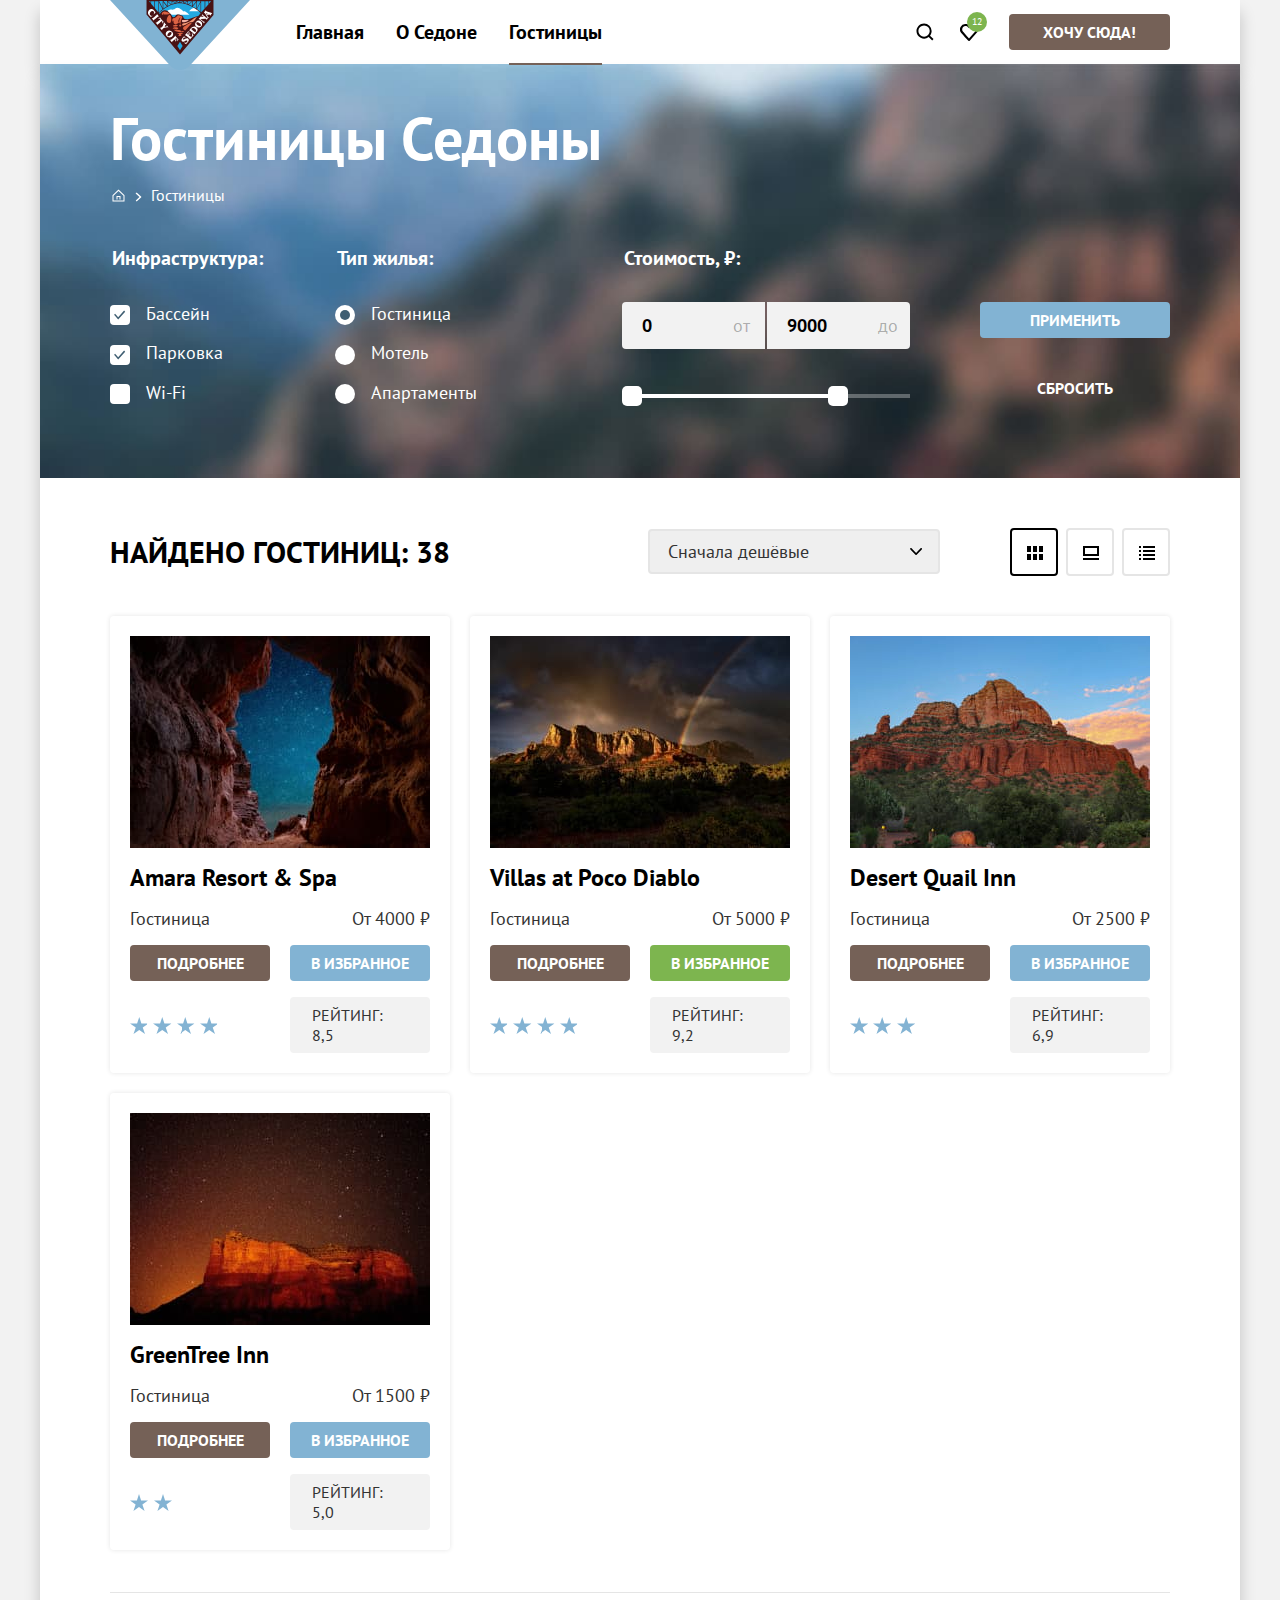
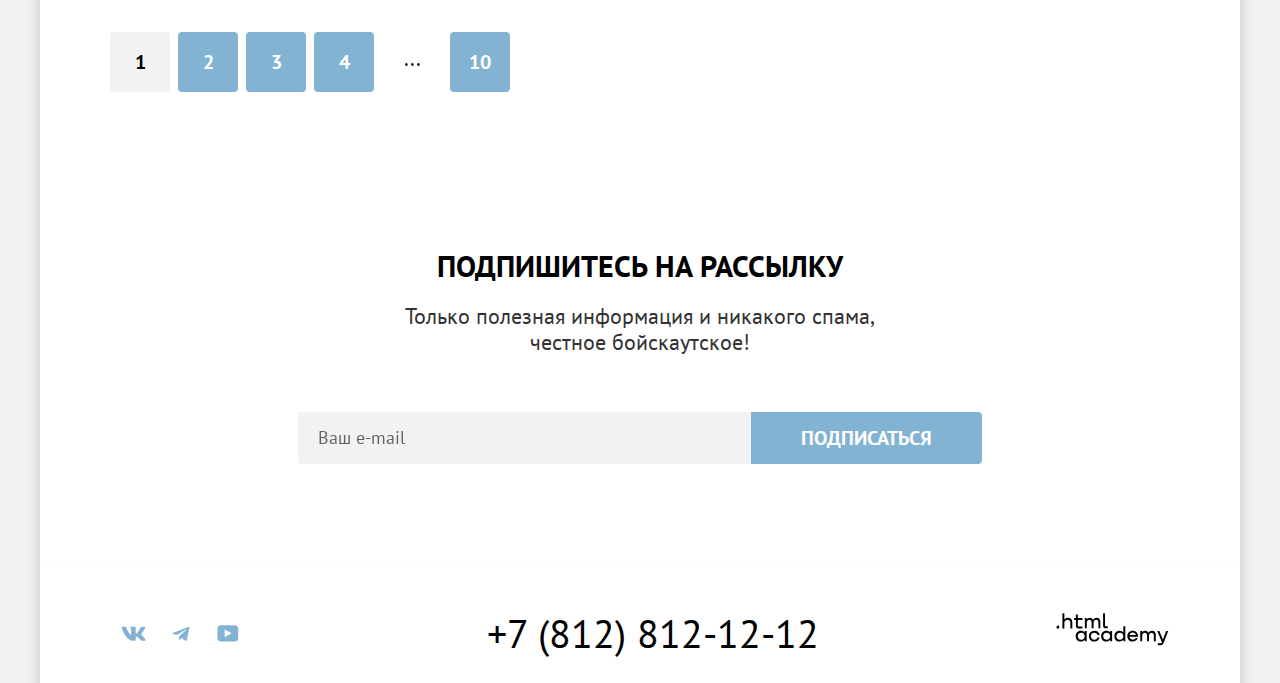
<file: 2545671-sedona-2-master/catalog.html>
<!DOCTYPE html>
<html lang="ru">

  <head>
    <meta charset="UTF-8">
    <title>Гостиницы Седоны</title>
    <link rel="icon" type="image/png" sizes="32x32" href="images/favicon.png">
    <link rel="stylesheet" href="styles/styles.css">
  </head>

  <body>
    <header class="page-header container" data-test="header">
      <nav class="navigation">
        <a class="navigation-logo" href="index.html">
          <img class="page-header-logo" src="images/logo.svg" width="140" height="70" alt="Логотип Седоны">
        </a>
        <ul class="navigation-list">
          <li class="navigation-item">
            <a class="navigation-link" href="index.html">Главная</a>
          </li>
          <li class="navigation-item">
            <a class="navigation-link" href="#">О Седоне</a>
          </li>
          <li class="navigation-item">
            <a class="navigation-link navigation-link-current">Гостиницы</a>
          </li>
        </ul>
        <ul class="navigation-user">
          <li class="navigation-user-item">
            <a class="navigation-user-link navigation-user-link-search" href="#">
              <span class="visually-hidden">Поиск</span>
            </a>
          </li>
          <li class="navigation-user-item">
            <a class="navigation-user-link navigation-user-link-heart" href="#">
              <span class="visually-hidden">В избранное добавлено гостиниц в количестве</span>
              <span class="likes-counter">12</span>
            </a>
          </li>
          <li class="navigation-user-item">
            <a class="navigation-user-button button" href="#">Хочу сюда!</a>
          </li>
        </ul>
      </nav>
    </header>
    <main class="main container" data-test="main">
      <div class="main-header">
        <h1 class="main-heading">Гостиницы Седоны</h1>
        <ul class="breadcrumbs">
          <li class="breadcrumbs-item">
            <a class="breadcrumbs-link breadcrumbs-link-home" href="index.html">
              <span class="visually-hidden">Главная</span>
            </a>
          </li>
          <li class="breadcrumbs-item">
            <a class="breadcrumbs-link">Гостиницы</a>
          </li>
        </ul>
        <section class="filter" data-test="filter">
          <h2 class="visually-hidden">Фильтр списка гостиниц</h2>
          <form class="filter-form" action="https://echo.htmlacademy.ru/" method="get">
            <fieldset class="filter-group filter-group-type">
              <legend class="filter-title">Инфраструктура:</legend>
              <ul class="filter-list">
                <li class="filter-item">
                  <label class="control" for="pool">
                    <input class="control-input" type="checkbox" id="pool" name="swimming-pool" checked>Бассейн</label>
                </li>
                <li class="filter-item">
                  <label class="control">
                    <input class="control-input" type="checkbox" name="parking" checked>Парковка
                  </label>
                </li>
                <li class="filter-item">
                  <label class="control">
                    <input class="control-input" type="checkbox" name="wi-fi">Wi-Fi
                  </label>
                </li>
              </ul>
            </fieldset>
            <fieldset class="filter-group filter-group-type">
              <legend class="filter-title">Тип жилья:</legend>
              <ul class="filter-list">
                <li class="filter-item">
                  <label class="control">
                    <input class="control-input" type="radio" name="housing" value="hotel" checked>Гостиница
                  </label>
                </li>
                <li class="filter-item">
                  <label class="control">
                    <input class="control-input" type="radio" name="housing" value="motel">Мотель
                  </label>
                </li>
                <li class="filter-item">
                  <label class="control">
                    <input class="control-input" type="radio" name="housing" value="apartments">Апартаменты
                  </label>
                </li>
              </ul>
            </fieldset>
            <fieldset class="filter-group filter-group-accent">
              <legend class="filter-title">Стоимость, ₽:</legend>
              <div class="range">
                <p class="range-wrapper-inputs">
                  <label class="price" for="min-price">от</label>
                  <input class="price-input price-input-min" name="min-price-input" id="min-price" type="number"
                    value="0" placeholder="0">
                </p>
                <p class="range-wrapper-inputs">
                  <label class="price" for="max-price">до</label>
                  <input class="price-input price-input-max" name="max-price-input" id="max-price" type="number"
                    value="9000" placeholder="9000">
                </p>
                <div class="range-scale">
                  <div class="range-bar" style="left: 0; width: 226px;">
                    <button class="range-toggle toggle-min" type="button">
                      <span class="visually-hidden">Изменить минимальную стоимость</span>
                    </button>
                    <button class="range-toggle toggle-max" type="button">
                      <span class="visually-hidden">Изменить максимальную стоимость</span>
                    </button>
                  </div>
                </div>
              </div>
            </fieldset>
            <div class="filter-button-wrapper">
              <button class="button filter-button" type="submit">Применить</button>
              <button class="button filter-button filter-button-reset" type="reset">Сбросить</button>
            </div>
          </form>
        </section>
      </div>
      <section class="catalog-hotel" data-test="catalog">
        <div class="catalog-hotel-sorting">
          <h2 class="page-title catalog-hotel-title">Найдено гостиниц: 38</h2>
          <select class="select-control" aria-label="Сортировка">
            <option value="cheap">Сначала дешёвые</option>
            <option value="popular">Сначала популярные</option>
            <option value="expensive">Сначала дорогие</option>
          </select>
          <ul class="view">
            <li class="view-item">
              <a class="view-link view-link-active view-link-cards" href="catalog.html?view=tile">
                <span class="visually-hidden">Карточки</span>
              </a>
            </li>
            <li class="view-item">
              <a class="view-link view-link-slides" href="catalog.html?view=card">
                <span class="visually-hidden">Слайды</span>
              </a>
            </li>
            <li class="view-item">
              <a class="view-link view-link-list" href="catalog.html?view=list">
                <span class="visually-hidden">Список</span>
              </a>
            </li>
          </ul>
        </div>
        <ul class="cards-list">
          <li class="cards-item">
            <a class="cards-link-image" tabindex="-1" href="#">
              <img class="cards-image" src="images/catalog/hotel-1.jpg" width="300" height="212"
                alt="Вид звёздного неба из пещеры">
            </a>
            <a class="card-link-title" tabindex="-1" href="#">
              <h3 class="cards-title">Amara Resort &amp;&nbsp;Spa</h3>
            </a>
            <p class="cards-text">Гостиница</p>
            <p class="cards-text cards-price">От&nbsp;4000&nbsp;₽</p>
            <a class="button cards-button" href="#">Подробнее</a>
            <button class="button cards-button favourites-button" type="button">В&nbsp;избранное</button>
            <p class="stars four-stars">
              <span class="visually-hidden">4 звезды</span>
            </p>
            <p class="cards-rating">Рейтинг: 8,5</p>
          </li>
          <li class="cards-item">
            <a class="cards-link-image" tabindex="-1" href="#">
              <img class="cards-image" src="images/catalog/hotel-2.jpg" width="300" height="212"
                alt="Радуга на грозовом небе над каньоном">
            </a>
            <a class="card-link-title" tabindex="-1" href="#">
              <h3 class="cards-title">Villas at&nbsp;Poco Diablo</h3>
            </a>
            <p class="cards-text">Гостиница</p>
            <p class="cards-text cards-price">От&nbsp;5000&nbsp;₽</p>
            <a class="button cards-button" href="#">Подробнее</a>
            <button class="button cards-button favourites-button-selected" type="button">В избранное</button>
            <p class="stars four-stars">
              <span class="visually-hidden">4 звезды</span>
            </p>
            <p class="cards-rating">Рейтинг: 9,2</p>
          </li>
          <li class="cards-item">
            <a class="cards-link-image" tabindex="-1" href="#">
              <img class="cards-image" src="images/catalog/hotel-3.jpg" width="300" height="212"
                alt="Скалы красного цвета в живописной долине">
            </a>
            <a class="card-link-title" tabindex="-1" href="#">
              <h3 class="cards-title">Desert Quail Inn</h3>
            </a>
            <p class="cards-text">Гостиница</p>
            <p class="cards-text cards-price">От&nbsp;2500&nbsp;₽</p>
            <a class="button cards-button" href="#">Подробнее</a>
            <button class="button cards-button favourites-button" type="button">В избранное</button>
            <p class="stars three-stars">
              <span class="visually-hidden">3 звезды</span>
            </p>
            <p class="cards-rating">Рейтинг: 6,9</p>
          </li>
          <li class="cards-item">
            <a class="cards-link-image" tabindex="-1" href="#">
              <img class="cards-image" src="images/catalog/hotel-4.jpg" width="300" height="212"
                alt="Каньон на фоне звёздного неба">
            </a>
            <a class="card-link-title" tabindex="-1" href="#">
              <h3 class="cards-title">GreenTree Inn</h3>
            </a>
            <p class="cards-text">Гостиница</p>
            <p class="cards-text cards-price">От&nbsp;1500&nbsp;₽</p>
            <a class="button cards-button" href="#">Подробнее</a>
            <button class="button cards-button favourites-button" type="button">В избранное</button>
            <p class="stars two-stars">
              <span class="visually-hidden">2 звезды</span>
            </p>
            <p class="cards-rating">Рейтинг: 5,0</p>
          </li>
        </ul>
        <ul class="pagination">
          <li class="pagination-item">
            <a class="pagination-link pagination-current">1</a>
          </li>
          <li class="pagination-item">
            <a class="pagination-link" href="#">2</a>
          </li>
          <li class="pagination-item">
            <a class="pagination-link" href="#">3</a>
          </li>
          <li class="pagination-item">
            <a class="pagination-link" href="#">4</a>
          </li>
          <li class="pagination-item">
            <span class="pagination-light">...</span>
          </li>
          <li class="pagination-item">
            <a class="pagination-link" href="#">10</a>
          </li>
        </ul>
      </section>
      <section class="subscribe" data-test="subscribe">
        <div class="special-wrapper subscribe-wrapper">
          <h2 class="page-title subscribe-title">Подпишитесь на&nbsp;рассылку</h2>
          <p class="page-text subscribe-description">Только полезная информация и&nbsp;никакого спама,<br>честное
            бойскаутское!
          </p>
        </div>
        <form class="subscribe-form" action="https://echo.htmlacademy.ru/" method="post">
          <label class="visually-hidden" for="subscribe-email">
            Ваш e-mail
          </label>
          <input class="input-email" type="email" id="subscribe-email" name="user-email" placeholder="Ваш e-mail">
          <button class="button subscribe-button" type="submit">Подписаться</button>
        </form>
      </section>
    </main>
    <footer class="page-footer container" data-test="footer">
      <ul class="social">
        <li class="social-item">
          <a class="social-link social-link-vk" href="https://vk.com/htmlacademy">
            <span class="visually-hidden">Вконтакте</span>
          </a>
        </li>
        <li class="social-item">
          <a class="social-link social-link-telegram" href="https://t.me/htmlacademy">
            <span class="visually-hidden">Телеграм</span>
          </a>
        </li>
        <li class="social-item">
          <a class="social-link social-link-youtube" href="https://www.youtube.com/user/htmlacademyru">
            <span class="visually-hidden">Ютуб</span>
          </a>
        </li>
      </ul>
      <section class="contacts">
        <h2 class="visually-hidden">Контакты</h2>
        <a class="contacts-phone" href="tel:+78128121212">+7 (812) 812-12-12
        </a>
      </section>
      <a class="developer-link" href="https://htmlacademy.ru/intensive/htmlcss">
        <span class="visually-hidden">Логотип разработчика html academy</span>
        <svg class="developer-logo" aria-hidden="true" focusable="false" width="115" height="34" viewBox="0 0 115 34"
          xmlns="http://www.w3.org/2000/svg">
          <path
            d="M0 13.26v2.6h2.5v-2.6H0ZM11.6 4.86c-1.6 0-2.8.7-3.6 1.7h-.1V.36h-2v15.5h2v-5.3c0-2.1 1.3-3.6 3.3-3.6 1.8 0 2.9 1.4 2.9 3.2v5.7h2v-6.1c.1-3-1.8-4.9-4.5-4.9ZM26.6 5.16h-4.8v-3.7h-2v3.8h-1.9v2h1.9v6c0 1.7 1 2.7 2.7 2.7h4.1v-2h-3.7c-.7 0-1.1-.4-1.1-1.1v-5.7h4.8v-2ZM41.1 4.96c-1.6 0-2.9.8-3.5 2.1h-.1c-.6-1.2-1.8-2.1-3.4-2.1-1.4 0-2.5.8-3.1 1.8h-.1v-1.6H29v10.6h2v-5.4c0-2 1-3.5 2.6-3.5 1.5 0 2.4 1 2.4 2.6v6.3h2v-5.6c0-2.4 1.4-3.3 2.6-3.3 1.5 0 2.4 1 2.4 2.6v6.3h2v-6.5c.1-2.5-1.4-4.3-3.9-4.3ZM47.8 13.06c0 1.7 1 2.7 2.8 2.7h2v-2h-1.7c-.7 0-1.1-.4-1.1-1.1V.36h-2v12.7ZM28.9 20.06c-.9-1.1-2.2-1.8-3.9-1.8-3.1 0-5.4 2.3-5.4 5.6s2.3 5.6 5.4 5.6c1.8 0 3-.8 3.8-1.9h.1v1.6h2v-10.6h-2v1.5Zm-3.6 7.4c-2.2 0-3.6-1.6-3.6-3.6s1.4-3.6 3.6-3.6 3.6 1.6 3.6 3.6c0 1.9-1.4 3.6-3.6 3.6ZM44.2 22.36c-.5-2.4-2.6-4.1-5.4-4.1a5.4 5.4 0 0 0-5.6 5.6c0 3.1 2.2 5.6 5.6 5.6 2.8 0 4.9-1.8 5.4-4.2h-2.1a3.4 3.4 0 0 1-3.3 2.3c-2.2 0-3.6-1.6-3.6-3.6s1.4-3.6 3.6-3.6c1.6 0 2.8 1 3.3 2.2h2.1v-.2ZM55.1 20.06c-.9-1.1-2.2-1.8-3.9-1.8-3.1 0-5.4 2.3-5.4 5.6s2.3 5.6 5.4 5.6c1.8 0 3-.8 3.8-1.9h.1v1.6h2v-10.6h-2v1.5Zm-3.6 7.4c-2.2 0-3.6-1.6-3.6-3.6s1.4-3.6 3.6-3.6 3.6 1.6 3.6 3.6c0 1.9-1.5 3.6-3.6 3.6ZM68.7 20.16c-.9-1.1-2.2-1.9-3.9-1.9-3.1 0-5.4 2.3-5.4 5.6s2.2 5.6 5.4 5.6c1.7 0 3-.8 3.8-1.8h.1v1.5h2v-15.4h-2v6.4Zm-3.6 7.3c-2.2 0-3.6-1.6-3.6-3.6s1.4-3.6 3.6-3.6 3.6 1.6 3.6 3.6c-.1 2-1.5 3.6-3.6 3.6ZM78.3 18.26c-3.3 0-5.5 2.5-5.5 5.6 0 3 2.1 5.6 5.5 5.6 2.5 0 4.5-1.3 5.2-3.6h-2.1c-.5 1-1.6 1.6-3 1.6-1.9 0-3.3-1.3-3.4-2.9h8.8c.2-3.6-2-6.3-5.5-6.3Zm0 1.9c1.7 0 3 1 3.3 2.6h-6.5c.3-1.5 1.5-2.6 3.2-2.6ZM98.2 18.26c-1.6 0-2.9.8-3.6 2h-.1c-.6-1.2-1.8-2-3.4-2-1.4 0-2.5.7-3.1 1.8v-1.5h-1.9v10.6h2v-5.4c0-2 1-3.4 2.6-3.5 1.5 0 2.4 1 2.4 2.6v6.3h2v-5.6c0-2.4 1.4-3.3 2.6-3.3 1.5 0 2.4 1 2.4 2.6v6.3h2v-6.5c.1-2.6-1.4-4.4-3.9-4.4ZM109.4 27.36l-3.6-8.9h-2.2l4.8 11.6c-.3.9-.7 1.2-1.7 1.2h-2.5v2h2.5c1.8 0 2.8-.8 3.5-2.6l4.7-12.2h-2.1l-3.4 8.9Z" />
        </svg>
      </a>
    </footer>
  </body>

</html>
</file>
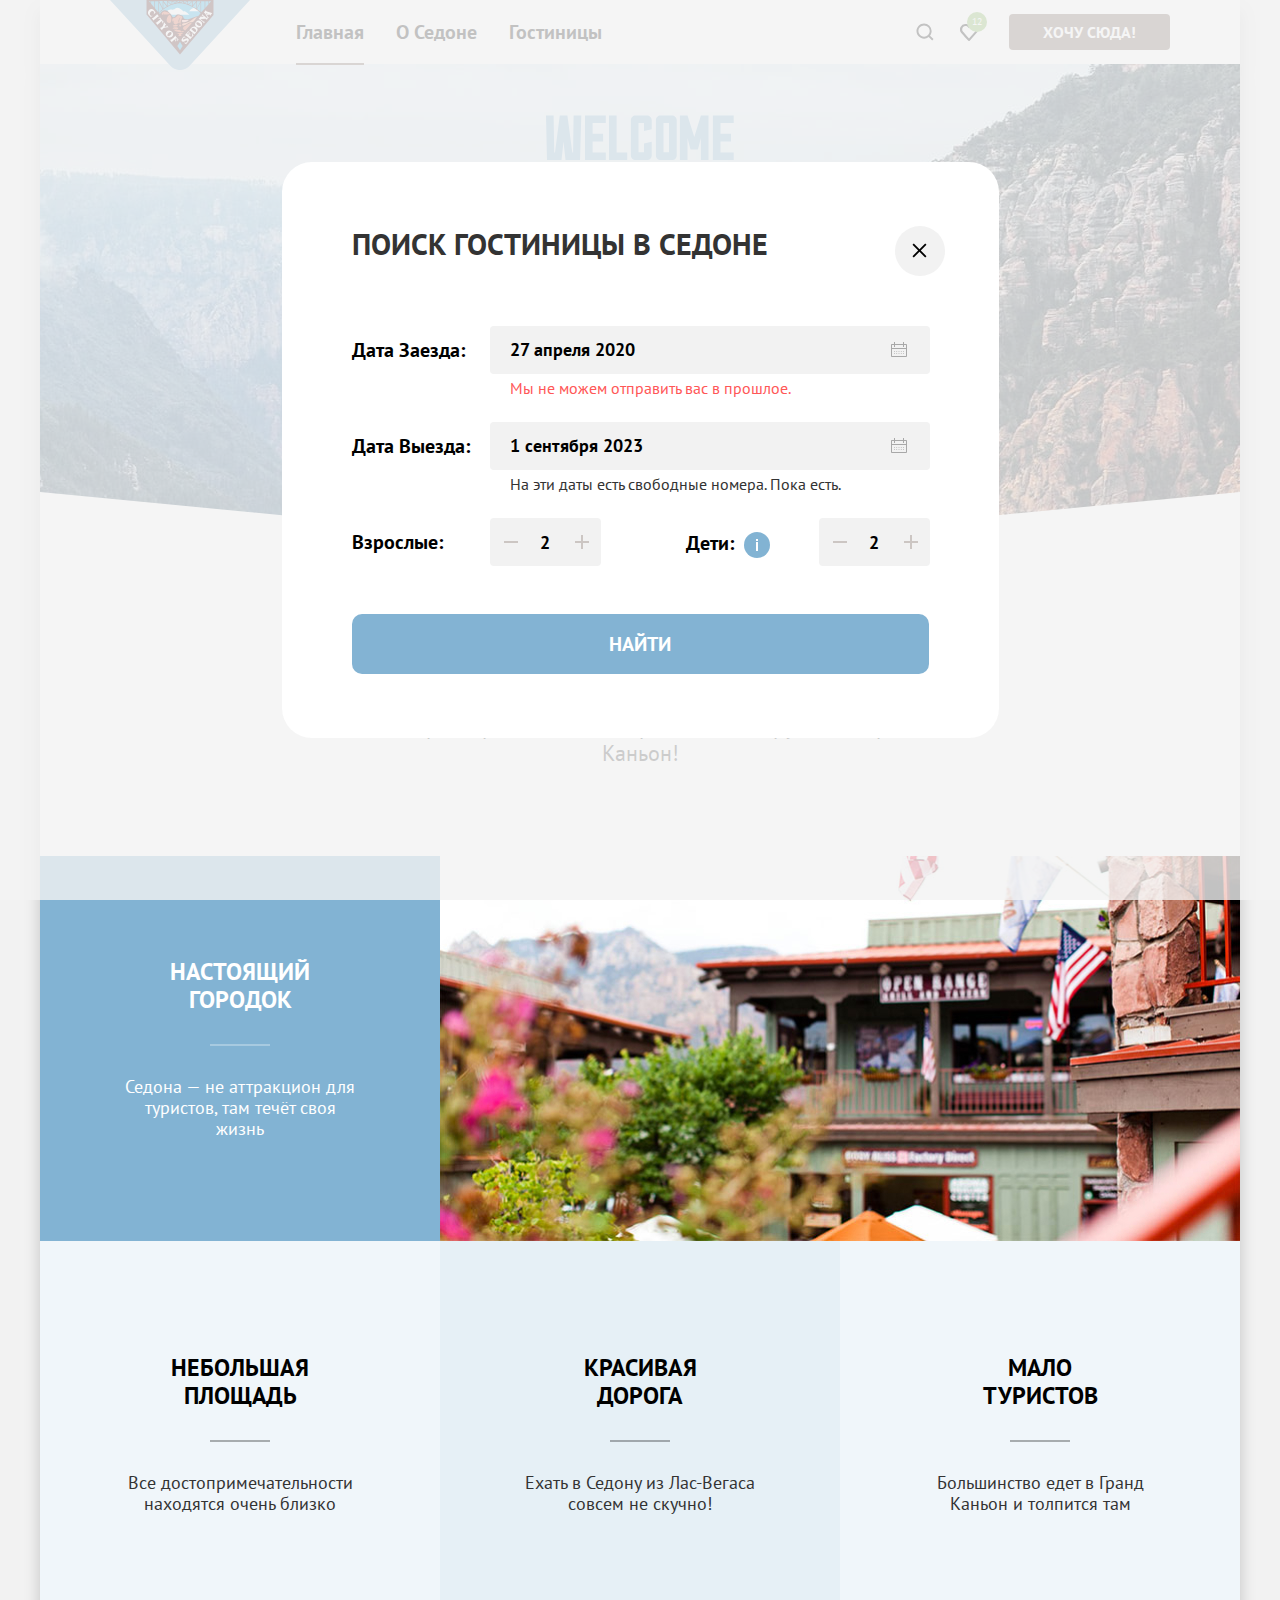
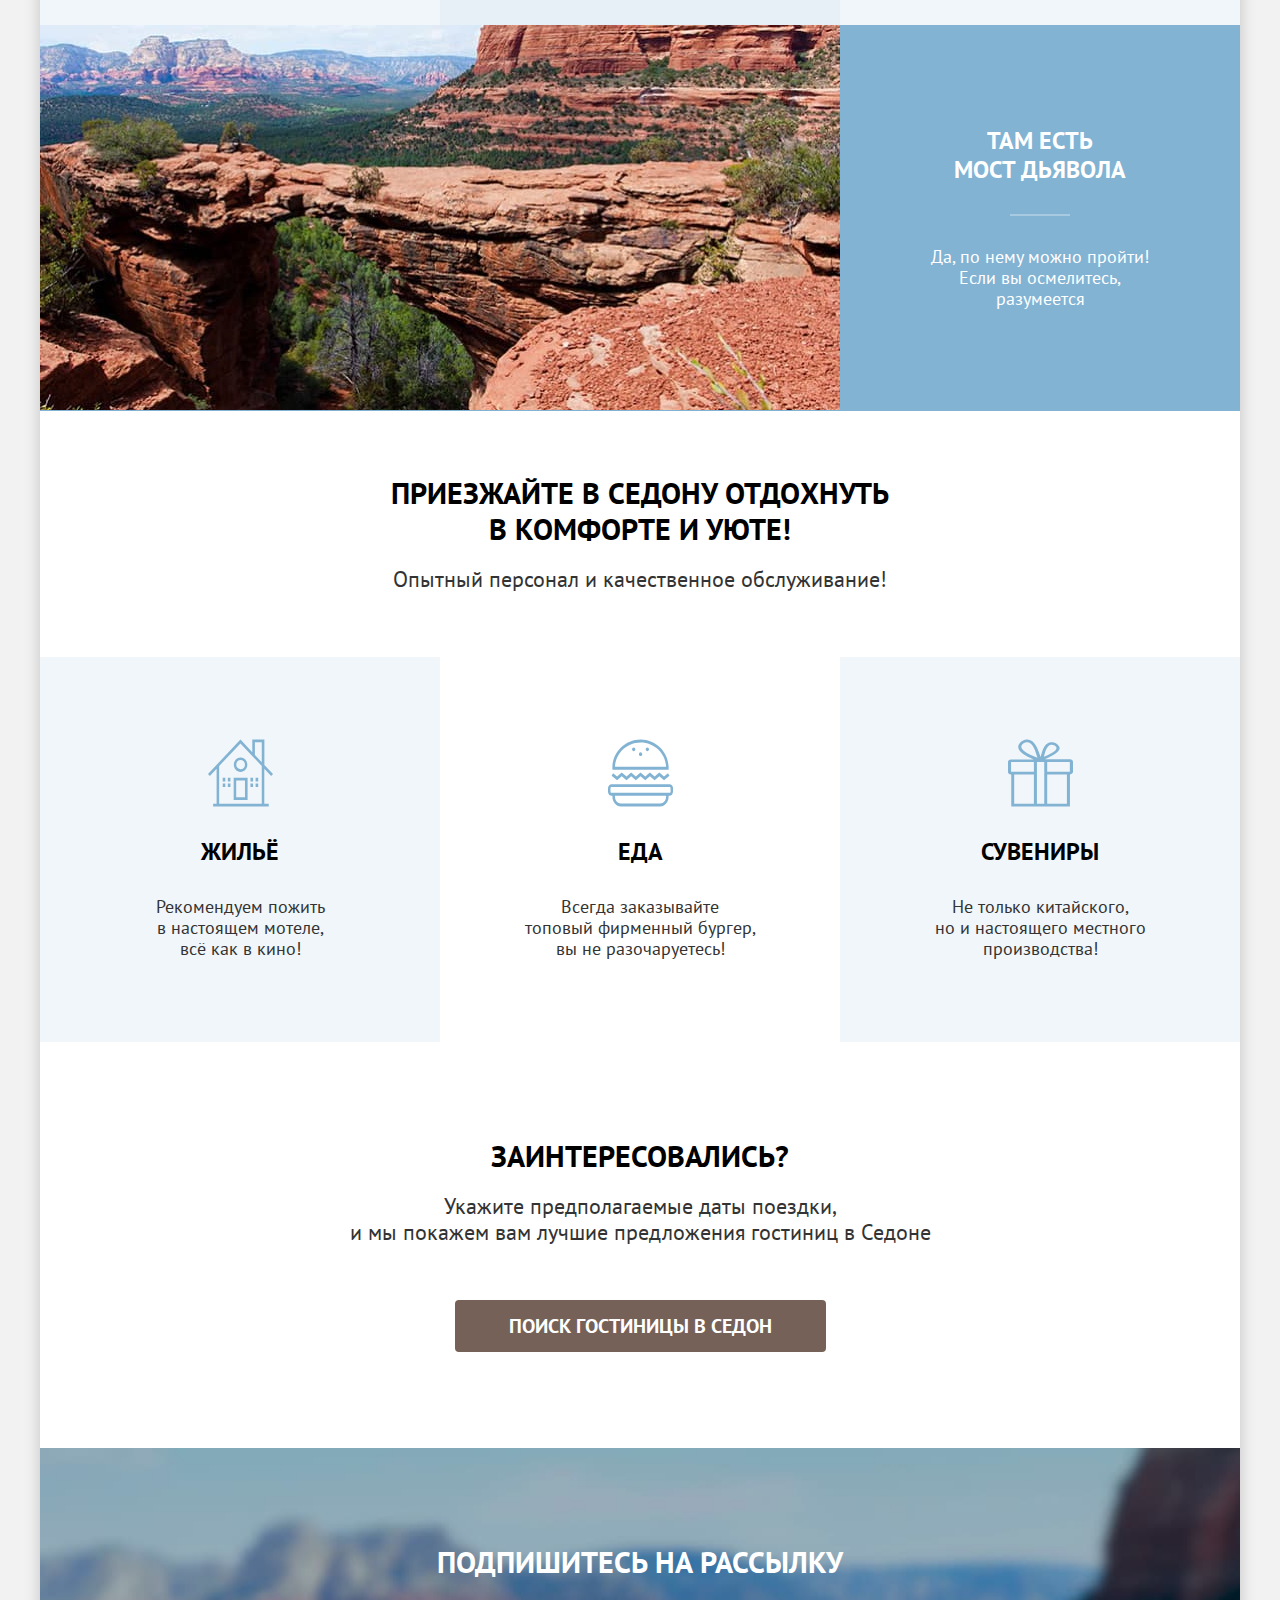
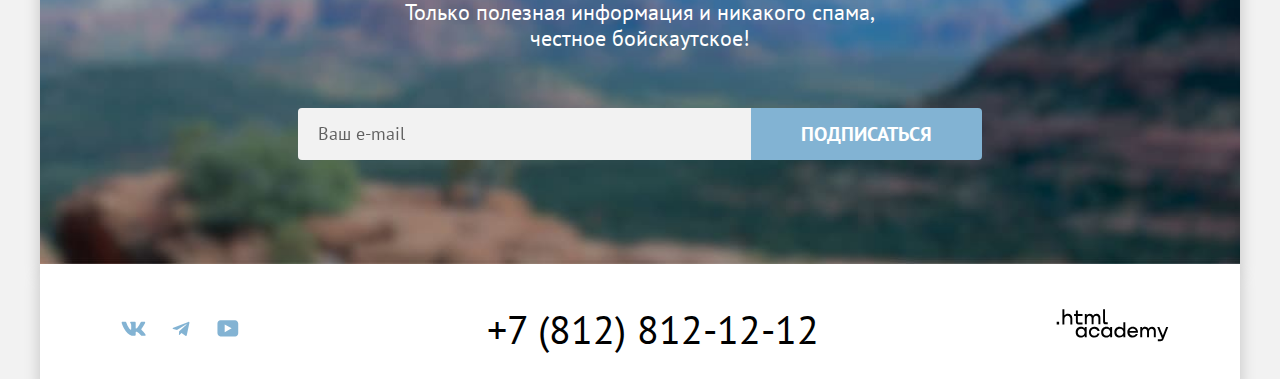
<file: 2545671-sedona-2-master/modal.html>
<!DOCTYPE html>
<html lang="ru">

  <head>
    <meta charset="utf-8">
    <title>HTML Academy: Седона</title>
    <link rel="icon" type="image/png" sizes="32x32" href="images/favicon.png">
    <link rel="stylesheet" href="styles/styles.css">
  </head>

  <body>
    <header class="page-header container" data-test="header">
      <nav class="navigation">
        <a class="navigation-logo" href="#">
          <img class="page-header-logo" src="images/logo.svg" width="140" height="70" alt="Логотип Седоны">
        </a>
        <ul class="navigation-list">
          <li class="navigation-item">
            <a class="navigation-link navigation-link-current">Главная</a>
          </li>
          <li class="navigation-item">
            <a class="navigation-link" href="#">О Седоне</a>
          </li>
          <li class="navigation-item">
            <a class="navigation-link" href="catalog.html">Гостиницы</a>
          </li>
        </ul>
        <ul class="navigation-user">
          <li class="navigation-user-item">
            <a class="navigation-user-link navigation-user-link-search" href="#">
              <span class="visually-hidden">Поиск</span>
            </a>
          </li>
          <li class="navigation-user-item">
            <a class="navigation-user-link navigation-user-link-heart" href="#">
              <span class="visually-hidden">В избранное добавлено гостиниц в количестве</span>
              <span class="likes-counter">12</span>
            </a>
          </li>
          <li class="navigation-user-item">
            <a class="navigation-user-button button" href="#">Хочу сюда!</a>
          </li>
        </ul>
      </nav>
    </header>
    <main class="main container" data-test="main">
      <section class="hero" data-test="hero">
        <h1 class="visually-hidden">Седона - городок в Аризоне</h1>
        <img class="hero-image" src="images/welcome.svg" width="458" height="352"
          alt="Welcome to the gorgeous Sedona, because the Grand Canyon sucks!">
      </section>
      <section class="advantages" data-test="advantages">
        <div class="special-wrapper advantages-wrapper">
          <h2 class="page-title advantages-page-title">Седона&nbsp;&mdash; небольшой городок в&nbsp;Аризоне,
            заслуживающий большего!
          </h2>
          <p class="page-text advantages-page-description">Рассмотрим причины, по&nbsp;которым Седона круче, чем
            Гранд-Каньон!
          </p>
        </div>
        <ul class="advantages-list">
          <li class="advantages-item advantages-item-dark">
            <div class="advantages-item-dark-wrapper">
              <h3 class="advantages-title advantages-title-dark">Настоящий городок</h3>
              <p class="advantages-description advantages-description-dark">Седона&nbsp;&mdash; не&nbsp;аттракцион для
                туристов, там
                течёт своя жизнь</p>
            </div>
            <img class="advantages-photo" src="images/building.jpg" width="800" height="385" alt="Дома города Седона">
          </li>
          <li class="advantages-item">
            <div class="advantages-item-wrapper">
              <h3 class="advantages-title">Небольшая площадь</h3>
              <p class="advantages-description">Все достопримечательности находятся очень близко</p>
            </div>
          </li>
          <li class="advantages-item">
            <div class="advantages-item-wrapper">
              <h3 class="advantages-title">Красивая<br>дорога</h3>
              <p class="advantages-description">Ехать в&nbsp;Седону из&nbsp;Лас-Вегаса совсем не&nbsp;скучно!</p>
            </div>
          </li>
          <li class="advantages-item">
            <div class="advantages-item-wrapper">
              <h3 class="advantages-title">Мало<br>туристов</h3>
              <p class="advantages-description">Большинство едет в&nbsp;Гранд Каньон и&nbsp;толпится там</p>
            </div>
          </li>
          <li class="advantages-item advantages-item-dark advantages-item-reverse">
            <div class="advantages-item-dark-wrapper">
              <h3 class="advantages-title advantages-title-dark">Там есть мост дьявола</h3>
              <p class="advantages-description advantages-description-dark">Да, по&nbsp;нему можно пройти! Если
                вы&nbsp;осмелитесь, разумеется</p>
            </div>
            <img class="advantages-photo" src="images/canyon.jpg" width="800" height="385" alt="Каньон">
          </li>
        </ul>
      </section>
      <section class="advantages-additional">
        <div class="special-wrapper advantages-additional-wrapper">
          <h2 class="page-title advantages-additional-page-title">Приезжайте в&nbsp;Седону отдохнуть в&nbsp;комфорте
            и&nbsp;уюте!</h2>
          <p class="page-text advantages-additional-text">Опытный персонал и&nbsp;качественное обслуживание!</p>
        </div>
        <ul class="advantages-list advantages-additional-list">
          <li class="advantages-item advantages-additional-item">
            <div class="advantages-item-wrapper advantages-additional-item-wrapper">
              <h3
                class="advantages-title advantages-additional-title advantages-additional-housing advantages-additional-icon">
                Жильё</h3>
              <p class="advantages-description">Рекомендуем пожить в&nbsp;настоящем мотеле,<br>всё как в&nbsp;кино!
              </p>
            </div>
          </li>
          <li class="advantages-item advantages-additional-item">
            <div class="advantages-item-wrapper advantages-additional-item-wrapper">
              <h3
                class="advantages-title advantages-additional-title advantages-additional-food advantages-additional-icon">
                Еда</h3>
              <p class="advantages-description">Всегда заказывайте<br>топовый фирменный бургер,
                вы&nbsp;не&nbsp;разочаруетесь!
              </p>
            </div>
          </li>
          <li class="advantages-item advantages-additional-item">
            <div class="advantages-item-wrapper advantages-additional-item-wrapper">
              <h3
                class="advantages-title advantages-additional-title advantages-additional-surprise advantages-additional-icon">
                Сувениры</h3>
              <p class="advantages-description">Не&nbsp;только китайского, но&nbsp;и&nbsp;настоящего местного
                производства!
              </p>
            </div>
          </li>
        </ul>
      </section>
      <section class="search-hotel" data-test="search">
        <div class="special-wrapper wrapper-additional">
          <h2 class="page-title search-hotel-title">Заинтересовались?</h2>
          <p class="page-text search-hotel-description">Укажите предполагаемые даты поездки,<br>и&nbsp;мы&nbsp;покажем
            вам
            лучшие
            предложения гостиниц в&nbsp;Седоне
          </p>
        </div>
        <a class="button search-hotel-button" href="#">Поиск гостиницы в&nbsp;Седон</a>
      </section>
      <section class="subscribe subscribe-special" data-test="subscribe">
        <div class="special-wrapper subscribe-wrapper">
          <h2 class="page-title subscribe-title">Подпишитесь на&nbsp;рассылку</h2>
          <p class="page-text subscribe-description">Только полезная информация и&nbsp;никакого спама,<br>честное
            бойскаутское!
          </p>
        </div>
        <form class="subscribe-form" action="https://echo.htmlacademy.ru/" method="post">
          <label class="visually-hidden" for="subscribe-email">
            Ваш e-mail
          </label>
          <input class="input-email" type="email" id="subscribe-email" name="user-email" placeholder="Ваш e-mail">
          <button class="button subscribe-button" type="submit">Подписаться</button>
        </form>
      </section>
    </main>
    <footer class="page-footer container" data-test="footer">
      <ul class="social">
        <li class="social-item">
          <a class="social-link social-link-vk" href="https://vk.com/htmlacademy">
            <span class="visually-hidden">Вконтакте</span>
          </a>
        </li>
        <li class="social-item">
          <a class="social-link social-link-telegram" href="https://t.me/htmlacademy">
            <span class="visually-hidden">Телеграм</span>
          </a>
        </li>
        <li class="social-item">
          <a class="social-link social-link-youtube" href="https://www.youtube.com/user/htmlacademyru">
            <span class="visually-hidden">Ютуб</span>
          </a>
        </li>
      </ul>
      <section class="contacts">
        <h2 class="visually-hidden">Контакты</h2>
        <a class="contacts-phone" href="tel:+78128121212">+7 (812) 812-12-12
        </a>
      </section>
      <a class="developer-link" href="https://htmlacademy.ru/intensive/htmlcss">
        <span class="visually-hidden">Логотип разработчика html academy</span>
        <svg class="developer-logo" aria-hidden="true" focusable="false" width="115" height="34" viewBox="0 0 115 34"
          xmlns="http://www.w3.org/2000/svg">
          <path
            d="M0 13.26v2.6h2.5v-2.6H0ZM11.6 4.86c-1.6 0-2.8.7-3.6 1.7h-.1V.36h-2v15.5h2v-5.3c0-2.1 1.3-3.6 3.3-3.6 1.8 0 2.9 1.4 2.9 3.2v5.7h2v-6.1c.1-3-1.8-4.9-4.5-4.9ZM26.6 5.16h-4.8v-3.7h-2v3.8h-1.9v2h1.9v6c0 1.7 1 2.7 2.7 2.7h4.1v-2h-3.7c-.7 0-1.1-.4-1.1-1.1v-5.7h4.8v-2ZM41.1 4.96c-1.6 0-2.9.8-3.5 2.1h-.1c-.6-1.2-1.8-2.1-3.4-2.1-1.4 0-2.5.8-3.1 1.8h-.1v-1.6H29v10.6h2v-5.4c0-2 1-3.5 2.6-3.5 1.5 0 2.4 1 2.4 2.6v6.3h2v-5.6c0-2.4 1.4-3.3 2.6-3.3 1.5 0 2.4 1 2.4 2.6v6.3h2v-6.5c.1-2.5-1.4-4.3-3.9-4.3ZM47.8 13.06c0 1.7 1 2.7 2.8 2.7h2v-2h-1.7c-.7 0-1.1-.4-1.1-1.1V.36h-2v12.7ZM28.9 20.06c-.9-1.1-2.2-1.8-3.9-1.8-3.1 0-5.4 2.3-5.4 5.6s2.3 5.6 5.4 5.6c1.8 0 3-.8 3.8-1.9h.1v1.6h2v-10.6h-2v1.5Zm-3.6 7.4c-2.2 0-3.6-1.6-3.6-3.6s1.4-3.6 3.6-3.6 3.6 1.6 3.6 3.6c0 1.9-1.4 3.6-3.6 3.6ZM44.2 22.36c-.5-2.4-2.6-4.1-5.4-4.1a5.4 5.4 0 0 0-5.6 5.6c0 3.1 2.2 5.6 5.6 5.6 2.8 0 4.9-1.8 5.4-4.2h-2.1a3.4 3.4 0 0 1-3.3 2.3c-2.2 0-3.6-1.6-3.6-3.6s1.4-3.6 3.6-3.6c1.6 0 2.8 1 3.3 2.2h2.1v-.2ZM55.1 20.06c-.9-1.1-2.2-1.8-3.9-1.8-3.1 0-5.4 2.3-5.4 5.6s2.3 5.6 5.4 5.6c1.8 0 3-.8 3.8-1.9h.1v1.6h2v-10.6h-2v1.5Zm-3.6 7.4c-2.2 0-3.6-1.6-3.6-3.6s1.4-3.6 3.6-3.6 3.6 1.6 3.6 3.6c0 1.9-1.5 3.6-3.6 3.6ZM68.7 20.16c-.9-1.1-2.2-1.9-3.9-1.9-3.1 0-5.4 2.3-5.4 5.6s2.2 5.6 5.4 5.6c1.7 0 3-.8 3.8-1.8h.1v1.5h2v-15.4h-2v6.4Zm-3.6 7.3c-2.2 0-3.6-1.6-3.6-3.6s1.4-3.6 3.6-3.6 3.6 1.6 3.6 3.6c-.1 2-1.5 3.6-3.6 3.6ZM78.3 18.26c-3.3 0-5.5 2.5-5.5 5.6 0 3 2.1 5.6 5.5 5.6 2.5 0 4.5-1.3 5.2-3.6h-2.1c-.5 1-1.6 1.6-3 1.6-1.9 0-3.3-1.3-3.4-2.9h8.8c.2-3.6-2-6.3-5.5-6.3Zm0 1.9c1.7 0 3 1 3.3 2.6h-6.5c.3-1.5 1.5-2.6 3.2-2.6ZM98.2 18.26c-1.6 0-2.9.8-3.6 2h-.1c-.6-1.2-1.8-2-3.4-2-1.4 0-2.5.7-3.1 1.8v-1.5h-1.9v10.6h2v-5.4c0-2 1-3.4 2.6-3.5 1.5 0 2.4 1 2.4 2.6v6.3h2v-5.6c0-2.4 1.4-3.3 2.6-3.3 1.5 0 2.4 1 2.4 2.6v6.3h2v-6.5c.1-2.6-1.4-4.4-3.9-4.4ZM109.4 27.36l-3.6-8.9h-2.2l4.8 11.6c-.3.9-.7 1.2-1.7 1.2h-2.5v2h2.5c1.8 0 2.8-.8 3.5-2.6l4.7-12.2h-2.1l-3.4 8.9Z" />
        </svg>
      </a>
    </footer>
    <div class="modal-container" data-test="modal">
      <div class="modal modal-booking">
        <h2 class="modal-title">Поиск гостиницы в&nbsp;Седоне</h2>
        <button class="modal-close-button" type="button"><span class="visually-hidden">Закрыть модальное
            окно</span></button>
        <form class="booking-form" action="https://echo.htmlacademy.ru/" method="post">
          <div class="booking-form-group booking">
            <label class="booking-label" for="booking-check-in-date">Дата заезда:</label>
            <input class="booking-input booking-date booking-icon" type="text" id="booking-check-in-date"
              name="booking-check-in-date" placeholder="Укажите дату" value="27 апреля 2020">
            <p class="booking-text text-error">Мы&nbsp;не&nbsp;можем отправить вас в&nbsp;прошлое.</p>
          </div>
          <div class="booking-form-group booking">
            <label class="booking-label" for="booking-departure-date">Дата выезда:</label>
            <input class="booking-input booking-date booking-icon" type="text" id="booking-departure-date"
              name="booking-departure-date" placeholder="Укажите дату" value="1 сентября 2023">
            <p class="booking-text">На&nbsp;эти даты есть свободные номера. Пока есть.</p>
          </div>
          <div class="booking-form-group booking-form-group-quantity">
            <label class="booking-label" for="adults">Взрослые:</label>
            <p class="booking-quantity">
              <button class="booking-button minus-button booking-quantity-icon" type="button">
                <span class="visually-hidden">Убавить количество взрослых</span>
              </button>
              <input class="booking-input booking-quantity-input" id="adults" type="number" value="2" placeholder="2">
              <button class="booking-button plus-button booking-quantity-icon" type="button">
                <span class="visually-hidden">Прибавить количество взрослых</span>
              </button>
            </p>
          </div>
          <div class="booking-form-group booking-form-quantity">
            <span class="booking-form-label">
              <label class="booking-label" for="children">Дети:</label>
              <span class="tooltip">
                <button class="tooltip-button" type="button"><span class="visually-hidden">Открытия
                    тултипа</span></button>
                <span class="tooltip-text">Укажите количество детей, которые будут с&nbsp;вами, возраст которых
                  от&nbsp;6&nbsp;до&nbsp;18&nbsp;лет. Дети до&nbsp;6&nbsp;лет размещаются бесплатно.</span>
              </span>
            </span>
            <p class="booking-quantity">
              <button class="booking-button minus-button booking-quantity-icon" type="button">
                <span class="visually-hidden">Убавить количество детей</span>
              </button>
              <input class="booking-input booking-quantity-input" id="children" type="number" value="2" placeholder="2">
              <button class="booking-button plus-button booking-quantity-icon" type="button">
                <span class="visually-hidden">Прибавить количество детей</span>
              </button>
            </p>
          </div>
          <button class="button booking-form-button" type="submit">Найти</button>
        </form>
      </div>
    </div>
  </body>

</html>
</file>
<file: 2545671-sedona-2-master/styles/styles.css>
@font-face {
  font-family: "PT Sans";
  font-style: normal;
  font-weight: 400;
  src: url("../fonts/ptsans-400.woff2") format("woff2");
  font-display: swap;
}

@font-face {
  font-family: "PT Sans";
  font-style: normal;
  font-weight: 700;
  src: url("../fonts/ptsans-700.woff2") format("woff2");
  font-display: swap;
}

:root {
  --font-family: "PT Sans", "sans-serif";
  --font-size: 22px;
  --color-light-gray: #f2f2f2;
  --color-basic: #333333;
  --color-danger: #ff5757;
  --border-radius: 4px;
}

html {
  height: 100%;
}

*,
*::before,
*::after {
  box-sizing: border-box;
}

body {
  margin: 0;
  min-height: 100%;
  display: flex;
  flex-direction: column;
  font-family: var(--font-family);
  font-size: var(--font-size);
  background-color: var(--color-light-gray);
  color: var(--color-basic);
}

.container {
  width: 1200px;
  margin: 0 auto;
  background-color: #ffffff;
  box-shadow: 0 12px 15px 0  rgba(0, 0, 0, 0.2);
}

.visually-hidden {
  position: absolute;
  width: 1px;
  height: 1px;
  margin: -1px;
  padding: 0;
  border: 0;
  clip: rect(0 0 0 0);
  overflow: hidden;
}

.button {
  font-family: inherit;
  font-size: 16px;
  line-height: 1.25;
  font-weight: 700;
  color: #ffffff;
  text-align: center;
  background-color: #756157;
  text-transform: uppercase;
  text-decoration: none;
  cursor: pointer;

  &:not(:disabled):hover {
    background-color: #615048;
  }

  &:not(:disabled):active {
    color: rgba(255, 255, 255, 0.3);
  }

  &:disabled {
    background-color: #e5e5e5;
  }
}

.navigation {
  display: flex;
  flex-wrap: wrap;
  padding-right: 70px;
  padding-left: 70px;
  column-gap: 30px;
}

.navigation-logo {
  position: relative;
  z-index: 1;
  margin-bottom: -6px;
}

.page-header-logo {
  display: block;
  object-fit: scale-down;

  &:hover {
    opacity: 0.6;
  }

  &:active {
    opacity: 0.3;
  }
}

.navigation-list {
  margin: 0 auto 0 0;
  padding: 0;
  width: 450px;
  display: flex;
  align-items: center;
  flex-wrap: wrap;
  list-style-type: none;
}

.navigation-link {
  position: relative;
  display: block;
  padding: 20px 16px;
  font-size: 20px;
  line-height: 1.2;
  font-weight: 700;
  text-align: center;
  color: #000000;
  text-decoration: none;

  &:hover {
    opacity: 0.6;
  }

  &:active {
    opacity: 0.3;
  }
}

.navigation-link-current::before {
  content: "";
  position: absolute;
  right: 16px;
  bottom: -1px;
  left: 16px;
  height: 2px;
  background-color: #756157;
}

.navigation-user {
  margin: 0;
  padding: 0;
  max-width: 300px;
  display: flex;
  flex-wrap: wrap;
  align-items: center;
  list-style-type: none;
  gap: 4px;
}

.navigation-user-item:nth-child(2) {
  margin-right: 16px;
}

.navigation-user-link {
  display: block;
  width: 40px;
  height: 60px;
  background-position: center;
  background-repeat: no-repeat;
  background-size: 18px;
  text-decoration: none;

  &:hover {
    opacity: 0.6;
  }

  &:active {
    opacity: 0.3;
  }
}

.navigation-user-link-search {
  background-image: url("../images/icons/search.svg");
}

.navigation-user-link-heart {
  display: grid;
  background-image: url("../images/icons/heart.svg");
}

.likes-counter {
  justify-self: end;
  margin-top: 10px;
  margin-right: 2px;
  padding-top: 5px;
  width: 20px;
  height: 20px;
  font-size: 10px;
  line-height: 1;
  color: #ffffff;
  text-align: center;
  background-color: #7db54f;
  border-radius: 100vw;
}

.navigation-user-button {
  display: block;
  padding: 8px 34px;
  border-radius: var(--border-radius);
}

.main {
  flex-grow: 1;
}

.hero {
  display: flex;
  flex-direction: column;
  flex-wrap: wrap;
  background-image: url("../images/divider.svg"), url("../images/hero-background.jpg");
  background-repeat: no-repeat;
  background-size: 100% auto, cover;
  background-position: bottom, center;
  background-color: rgba(131, 179, 211, 0.2);
  padding: 51px 70px 82px;
}

.hero-image {
  display: block;
  margin: 0 auto;
  object-fit: contain;
}

.advantages {
  display: flex;
  flex-direction: column;
  flex-wrap: wrap;
}

.special-wrapper {
  display: flex;
  flex-direction: column;
  flex-wrap: wrap;
  width: 655px;
  margin: 0 auto;
}

.advantages-wrapper {
  padding: 69px 0;
  margin-bottom: 20px;
}

.advantages-additional-wrapper {
  padding: 64px 0;
}

.page-title {
  margin: 0;
  margin-bottom: 25px;
  font-size: 30px;
  line-height: 1.2;
  text-align: center;
  text-transform: uppercase;
  color: #000000;
}

.page-text {
  margin: 0;
  line-height: 1.18;
  text-align: center;
}

.advantages-list {
  margin: 0;
  padding: 0;
  display: flex;
  flex-wrap: wrap;
  list-style-type: none;
}

.advantages-item-dark-wrapper {
  padding: 102px 85px 97px;
}

.advantages-item-reverse {
  flex-direction: row-reverse;
}

.advantages-item-wrapper {
  padding: 113px 84px 106px;
}

.advantages-item-dark .advantages-title {
  color: #ffffff;
}

.advantages-item {
  flex-grow: 1;
  width: 400px;
}

.advantages-item:nth-child(even) {
  background-color: rgba(131, 179, 211, 0.12);
}

.advantages-item:nth-child(odd):not(.advantages-item-dark) {
  background-color: rgba(131, 179, 211, 0.2);
}

.advantages-item-dark {
  display: flex;
  width: 100%;
  background-color: #82b3d3;
  color: #ffffff;
}

.advantages-title {
  margin: 0;
  margin-bottom: 30px;
  font-size: 24px;
  line-height: 1.17;
  color: #000000;
  text-align: center;
  text-transform: uppercase;
  text-wrap: balance;
}

.advantages-title:not(.advantages-additional-title)::after {
  content: "";
  display: block;
  width: 60px;
  height: 2px;
  margin-top: 30px;
  margin-inline: auto;
  background-color: rgba(0, 0, 0, 0.3);
}

.advantages-title-dark:not(.advantages-additional-title)::after {
  background-color: rgba(255, 255, 255, 0.3);
}

.advantages-description {
  margin: 0;
  margin-bottom: 5px;
  font-size: 18px;
  line-height: 1.17;
  text-align: center;
}

.advantages-photo {
  display: block;
  width: 800px;
}

.advantages-additional {
  display: flex;
  flex-direction: column;
  align-items: center;
}

.advantages-additional-page-title {
  margin-bottom: 20px;
}

.advantages-additional-item:nth-child(even) {
  background-color: #ffffff;
}

.advantages-additional-icon::before {
  content: "";
  display: block;
  width: 65px;
  height: 70px;
  margin-inline: auto;
  margin-bottom: 30px;
  background-position: center;
  background-repeat: no-repeat;
  background-size: 65px 70px;
}

.advantages-additional-housing::before {
  background-image: url("../images/icons/housing.svg");
}

.advantages-additional-food::before {
  background-image: url("../images/icons/food.svg");
}

.advantages-additional-surprise::before {
  background-image: url("../images/icons/surprise.svg");
}

.advantages-additional-item-wrapper {
  padding-top: 81px;
  padding-bottom: 78px;
}

.advantages-additional-list .advantages-additional-item:nth-child(odd) {
  background-color: rgba(131, 179, 211, 0.12);
}

.search-hotel {
  display: flex;
  flex-direction: column;
  justify-content: center;
  padding-bottom: 90px;
}

.wrapper-additional {
  padding: 96px 0 54px;
}

.search-hotel-title {
  margin-bottom: 20px;
}

.search-hotel-button {
  display: block;
  max-width: 376px;
  padding: 8px 54px;
  margin: 0 auto 6px auto;
  font-size: 20px;
  line-height: 1.8;
  border-radius: var(--border-radius);
}

.subscribe {
  display: flex;
  flex-direction: column;
  justify-content: center;
  padding-bottom: 100px;
  background-image: none;
  background-color: #ffffff;
}

.subscribe-wrapper {
  padding: 96px 0 56px;
}

.subscribe-special {
  background: url("../images/mountains-background.jpg") no-repeat;
  background-size: cover;
  background-color: #82b3d3;
}

.subscribe-title {
  color: #000000;
  margin-bottom: 20px;
}

.subscribe-special .subscribe-title {
  color: #ffffff;
}

.subscribe-special .subscribe-description {
  color: #ffffff;
}

.subscribe-form {
  margin: 0 auto 4px;
  display: grid;
  grid-template-columns: 1fr min-content;
  min-width: 684px;
}

.input-email {
  padding: 14px 20px;
  font-family: inherit;
  font-size: 18px;
  line-height: 1.33;
  background-color: var(--color-light-gray);
  border: 0;
  border-top-left-radius: var(--border-radius);
  border-bottom-left-radius: var(--border-radius);


  &:not(:disabled):hover {
    background-color: #e5e5e5;
  }

  &:disabled {
    opacity: 0.3;
  }
}

.input-email::placeholder {
  color: #000000;
  opacity: 0.6;
}

.subscribe-button {
  font-size: 20px;
  line-height: 1.8;
  background-color: #82b3d3;
  border: 0;
  border-top-right-radius: var(--border-radius);
  border-bottom-right-radius: var(--border-radius);
  padding: 8px 50px;

  &:not(:disabled):hover {
    background-color: #68a2ca;
  }
}

.page-footer {
  display: flex;
  justify-content: space-between;
  flex-wrap: wrap;
  padding: 45px 70px 30px;
  margin: 0 auto;
  gap: 42px;
}

.social {
  display: flex;
  flex-wrap: wrap;
  margin: 0;
  padding: 0;
  max-width: 145px;
  list-style-type: none;
}

.social-link::before {
  content: "";
  display: block;
  width: 47px;
  height: 40px;
  -webkit-mask-repeat: no-repeat;
          mask-repeat: no-repeat;
  -webkit-mask-position: center;
          mask-position: center;
  background-color: #83b3d3;
}

.social-link:hover::before,
.social-link:focus::before {
  background-color: #68a2ca;
}

.social-link:active::before {
  background-color: rgb(104, 162, 202, 0.3);
}

.social-link-vk::before {
  content: "";
  -webkit-mask-image: url("../images/icons/vkontacte.svg");
          mask-image: url("../images/icons/vkontacte.svg");
  -webkit-mask-size: 25px 15px;
          mask-size: 25px 15px;
}

.social-link-telegram::before {
  content: "";
  -webkit-mask-image: url("../images/icons/telegram.svg");
          mask-image: url("../images/icons/telegram.svg");
  -webkit-mask-size: 18px 15px;
          mask-size: 18px 15px;
}

.social-link-youtube::before {
  content: "";
  -webkit-mask-image: url("../images/icons/youtube.svg");
          mask-image: url("../images/icons/youtube.svg");
  -webkit-mask-size: 22px 17px;
          mask-size: 22px 17px;
}

.contacts {
  display: flex;
  flex-wrap: wrap;
  gap: 4px;
  min-width: 320px;
  max-width: 700px;
}

.contacts-phone {
  display: block;
  font-size: 40px;
  line-height: 1;
  text-align: center;
  color: #000000;
  text-transform: uppercase;
  text-decoration: none;
  white-space: nowrap;

  &:hover,
  &:focus {
    color: #756157;
  }

  &:active {
    color: rgb(117, 97, 87, 0.3);
  }
}

.developer-link {
  display: block;
}

.developer-logo {
  width: 115px;
  height: 33px;
  fill: #000000;
}

.developer-link:hover .developer-logo {
  fill: #756157;
}

.developer-link:focus .developer-logo {
  fill: #756157;
}

.developer-link:active .developer-logo {
  fill: rgb(117, 97, 87, 0.3);
}

/*modal*/

.modal-container {
  position: fixed;
  inset: 0;
  display: flex;
  width: 100%;
  height: 100%;
  border: 0;
  background-color: rgb(242, 242, 242, 0.8);
  z-index: 2;
}

.modal-container-close {
  display: none;
}

.modal {
  position: relative;
  display: grid;
  grid-template-columns: 1fr 34px;
  row-gap: 50px;
  width: 717px;
  margin: auto;
  padding: 64px 70px;
  border-radius: 30px;
  background-color: #ffffff;
}

.modal-title {
  margin: 0;
  font-family: inherit;
  font-size: 30px;
  line-height: 1.2;
  text-transform: uppercase;
  grid-column: 1/2;
}

.booking-form {
  min-width: 577px;
  grid-column: 1/-1;
  display: grid;
  grid-template-columns: repeat(2, 1fr);
  row-gap: 19px;
  column-gap: 4px;
}

.modal-close-button {
  width: 15px;
  height: 15px;
  padding: 25px 25px;
  background-color: var(--color-light-gray);
  border: none;
  border-radius: 100vh;
  background-image: url("../images/icons/modal-close-button.svg");
  background-repeat: no-repeat;
  background-position: center;
  background-size: 15px 15px;
  cursor: pointer;

  &:not(:disabled):hover,
  &:not(:disabled):focus {
    background-color: #e5e5e5;
  }

  &:not(:disabled):active {
    background-color: #e5e5e5;
    opacity: 0.3;
  }

  &:disabled {
    background-color: #e5e5e5;
  }
}

.booking-form-group {
  display: grid;
  grid-template-columns: min-content 1fr;
  column-gap: 4px;
}

.booking {
  grid-column: 1/-1;
}

.booking-form-group-quantity {
  grid-row: 3/4;
}

.booking-form-quantity {
  grid-column: 2/3;
  grid-row: 3/4;
  justify-self: end;
}

.booking-label {
  font-family: inherit;
  font-weight: 700;
  font-size: 20px;
  line-height: 1.2;
  color: #000000;
  text-transform: capitalize;
  min-width: 134px;
  align-self: center;
  grid-column: 1/2;
}

.booking-input {
  background-color: var(--color-light-gray);
  border: 0;
  border-radius: var(--border-radius);

  &:not(:disabled):hover,
  &:not(:disabled):focus {
    background-color: #e5e5e5;
  }

  &:disabled {
    background-color: #e5e5e5;
  }
}

.booking-date {
  width: 440px;
  padding: 12px 20px;
  grid-column: 2/-1;
}

.booking-date[value] {
  font-family: inherit;
  font-weight: 700;
  font-size: 18px;
  line-height: 1.33;
}

.booking-icon {
  display: block;
  background-image: url("../images/icons/date.svg");
  background-position: right 5% bottom 50%;
  background-repeat: no-repeat;
  background-size: 20px 20px;
}

.booking-text {
  grid-column: 2/5;
  margin: 0;
  padding: 4px 0 4px 20px;
  font-size: 16px;
  line-height: 1.32;
}

.text-error {
  color: var(--color-danger);
}

.booking-quantity {
  margin: 0;
  padding: 0;
  display: grid;
  grid-template-columns: 40px 1fr 40px;
  width: 110px;
}

.booking-quantity-input {
  padding: 14px 8px;
  width: 31px;
  height: 48px;
  border: 2px solid transparent;
  border-radius: 0;
}

.booking-quantity-input[value] {
  font-family: inherit;
  font-size: 18px;
  line-height: 1.11;
  font-weight: 700;
  color: #000000;
  text-align: center;
  appearance: textfield;
}

.booking-quantity-input::-webkit-outer-spin-button,
.booking-quantity-input::-webkit-inner-spin-button {
  appearance: none;
  margin: 0;
}

.booking-button {
  padding: 14px 10px;
  border: 2px solid transparent;
  cursor: pointer;
  background-color: var(--color-light-gray);

  &:not(:disabled):hover::before,
  &:not(:disabled):focus::before {
    background-color: #000000;
  }

  &:not(:disabled):active::before {
    opacity: 0.2;
  }

  &:disabled {
    background-color: #e5e5e5;
  }
}

.minus-button {
  border-top-left-radius: var(--border-radius);
  border-bottom-left-radius: var(--border-radius);

  &::before {
    content: "";
    display: block;
    width: 14px;
    height: 2px;
    margin-left: 2px;
    -webkit-mask-image: url("../images/icons/minus.svg");
            mask-image: url("../images/icons/minus.svg");
    -webkit-mask-repeat: no-repeat;
            mask-repeat: no-repeat;
    -webkit-mask-position: center;
            mask-position: center;
    -webkit-mask-size: 14px 2px;
            mask-size: 14px 2px;
    background-color: rgb(117, 97, 87, 0.3);
  }
}

.plus-button {
  border-top-right-radius: var(--border-radius);
  border-bottom-right-radius: var(--border-radius);

  &::before {
    content: "";
    display: block;
    width: 14px;
    height: 14px;
    margin-left: 2px;
    -webkit-mask-image: url("../images/icons/plus.svg");
            mask-image: url("../images/icons/plus.svg");
    -webkit-mask-repeat: no-repeat;
            mask-repeat: no-repeat;
    -webkit-mask-position: center;
            mask-position: center;
    -webkit-mask-size: 14px 14px;
            mask-size: 14px 14px;
    background-color: rgb(117, 97, 87, 0.3);
  }
}

.booking-form-button {
  grid-column: 1/-1;
  min-width: 577px;
  min-height: 60px;
  padding: 12px;
  background-color: #83b3d3;
  border: 0;
  border-radius: 10px;
  font-size: 20px;
  line-height: 1.2;
  margin-top: 29px;

  &:not(:disabled):hover,
  &:not(:disabled):focus {
    background-color: #68a2ca;
  }

  &:not(:disabled):active {
    color: rgba(255, 255, 255, 0.3);
  }

  &:disabled {
    background-color: #e5e5e5;
  }
}

.booking-form-label:not(:last-child) {
  width: 85px;
  align-self: center;
  margin-right: 44px;
}

.tooltip {
  position: absolute;
  margin-top: 4px;
  margin-left: 10px;
  width: 26px;
  height: 26px;
}

.tooltip-button {
  margin: 0;
  padding: 0;
  display: block;
  width: 26px;
  height: 26px;
  border: 0;
  border-radius: 100vh;
  background-color: #82b3d3;
}

.tooltip-button::before {
  content: "";
  display: block;
  width: 2px;
  height: 12px;
  margin-left: 12px;
  background-image: url("../images/icons/tooltip.svg");
  background-repeat: no-repeat;
  background-position: center;
  background-size: 2px 12px;
}

.tooltip-text {
  width: 256px;
  padding: 15px 18px 18px 22px;
  border-radius: 10px;
  font-size: 16px;
  line-height: 1.25;
  color: #ffffff;
  background-color: var(--color-basic);
  box-shadow: 0 15px 30px 0 rgba(0, 0, 0, 0.3);
  position: absolute;
  margin-top: 16px;
  left: 50%;
  transform: translateX(-50%);
  z-index: 1;
  display: none;
}

.tooltip-text::before {
  content: "";
  background-image: url("../images/icons/tooltip-arrow.svg");
  width: 19px;
  height: 9px;
  position: absolute;
  bottom: 100%;
  left: 0;
  right: 0;
  margin-left: auto;
  margin-right: auto;
}

.tooltip-button:hover + .tooltip-text,
.tooltip-button:focus + .tooltip-text {
  display: block;
}

/*Catalog*/

.main-header {
  background: url("../images/canyon-background.jpg");
  background-repeat: no-repeat;
  background-size: cover;
  background-color: #82b3d3;
  color: #ffffff;
  padding: 35px 70px 72px;
}

.main-heading {
  margin: 0;
  margin-bottom: 8px;
  font-size: 60px;
  line-height: 1.3;
}

.breadcrumbs {
  margin: 0;
  padding: 0;
  margin-bottom: 40px;
  display: flex;
  flex-wrap: wrap;
  list-style-type: none;
}

.breadcrumbs-item {
  position: relative;
  margin-right: 25px;
  align-self: center;
}

.breadcrumbs-item:not(:last-child)::before {
  content: "";
  position: absolute;
  top: 5px;
  left: 25px;
  width: 7px;
  height: 10px;
  background-image: url("../images/icons/arrow.svg");
  background-repeat: no-repeat;
  background-position: center;
  background-size: 7px 10px;
}

.breadcrumbs-link {
  display: block;
  font-size: 16px;
  line-height: 1.31;
  text-decoration: none;

  &:hover {
    color: rgba(255, 255, 255, 0.6);
  }

  &:active {
    color: rgba(255, 255, 255, 0.3);
  }
}

.breadcrumbs-link-home {
  width: 40px;
  height: 40px;
  padding: 10px 10px;
  margin: -12px -12px;
  background-image: url("../images/icons/home.svg");
  background-position: center;
  background-repeat: no-repeat;
  background-size: 13px 13px;

  &:hover {
    opacity: 0.3;
  }
}

.filter {
  width: 1060px;
  margin: 0 auto;
}

.filter-form {
  display: flex;
  flex-wrap: wrap;
  gap: 70px;
}

.filter-group {
  margin: 0;
  padding: 0;
  border: none;
}

.filter-group-type {
  min-width: 150px;
  max-width: 190px;
}

.filter-group-accent {
  min-width: 288px;
  margin-left: auto;
}

.filter-title {
  font-size: 20px;
  line-height: 1.2;
  font-weight: 700;
  margin-bottom: 32px;
}

.filter-list {
  margin: 0;
  padding: 0;
  list-style-type: none;
  display: flex;
  flex-direction: column;
  flex-wrap: wrap;
  gap: 16px;
}

.control {
  display: block;
  font-size: 18px;
  line-height: 1.28;

  &:hover {
    opacity: 0.6;
  }

  &:active {
    opacity: 0.3;
  }

  &:has(.control-input:disabled) {
    opacity: 0.3;
  }
}

.control-input {
  appearance: none;
  margin: 0;
  width: 20px;
  height: 20px;
  margin-right: 16px;
  background-color: #ffffff;
  vertical-align: middle;
  border-radius: var(--border-radius);

  &:disabled {
    opacity: 0.3;
  }
}

.control-input[type="radio"] {
  border-radius: 50%;
}

.control-input[type="checkbox"]:checked::before {
  content: "";
  display: block;
  width: 14px;
  height: 12px;
  margin-inline: auto;
  margin-top: 4px;
  background-image: url("../images/icons/tick.svg");
  background-position: center;
  background-repeat: no-repeat;
  background-size: 12px 10px;
}

.control-input[type="radio"]:checked::before {
  content: "";
  display: block;
  width: 10px;
  height: 10px;
  margin-inline: auto;
  margin-top: 5px;
  border-radius: 50%;
  background-color: #3f5e72;
}

.range {
  display: grid;
  grid-template-columns: repeat(2, 1fr);
  column-gap: 2px;
  row-gap: 44px;
}

.range-wrapper-inputs {
  margin: 0;
  width: 143px;
  display: grid;
  grid-template-columns: 1fr 44px;
  align-items: center;
}

.price {
  padding: 12px;
  grid-column: 2/3;
  grid-row: -1/-1;
  z-index: 1;
  font-size: 18px;
  line-height: 1.33;
  color: rgba(0, 0, 0, 0.3);
}

.price-input {
  padding: 12px 35px 12px 20px;
  grid-column: 1/-1;
  grid-row: -1/-1;
  border: 0;
  background-color: var(--color-light-gray);

  &:hover,
  &:focus {
    background-color: #e5e5e5;
  }
}

.price-input-min {
  border-top-left-radius: var(--border-radius);
  border-bottom-left-radius: var(--border-radius);
}

.price-input-max {
  border-top-right-radius: var(--border-radius);
  border-bottom-right-radius: var(--border-radius);
}

.price-input[value] {
  font-family: inherit;
  color: #000000;
  font-weight: 700;
  font-size: 18px;
  appearance: textfield;
}

.price-input::-webkit-outer-spin-button,
.price-input::-webkit-inner-spin-button {
  appearance: none;
  margin: 0;
}

.range-scale {
  position: relative;
  height: 4px;
  width: 288px;
  grid-column: 1/-1;
  background-color: rgba(255, 255, 255, 0.3);
}

.range-bar {
  position: absolute;
  height: 4px;
  background-color: #ffffff;
}

.range-toggle {
  position: absolute;
  width: 20px;
  height: 20px;
  border-radius: 5px;
  background-color: #ffffff;
  cursor: pointer;
  border: 0;

  &:active {
    outline: 2px solid #83b3d3;
  }
}

.toggle-min {
  top: -8px;
  left: 0;
}

.toggle-max {
  top: -8px;
  right: 0;
}

.filter-button-wrapper {
  display: flex;
  flex-wrap: wrap;
  flex-direction: column;
  padding-top: 56px;
  gap: 32px;
}

.filter-button {
  background-color: #82b3d3;
  border: 0;
  border-radius: var(--border-radius);
  padding: 8px 50px;
  max-width: 192px;

  &:not(:disabled):hover {
    background-color: #68a2ca;
  }

  &:disabled {
    background-color: transparent;
    opacity: 10%;
  }
}

.filter-button-reset {
  background-color: rgba(0, 0, 0, 0);
  padding: 8px 57px;
  border-radius: var(--border-radius);

  &:not(:disabled):hover {
    background-color: transparent;
    opacity: 60%;
  }
}

.catalog-hotel {
  margin: 0 auto;
  padding: 50px 70px 60px;
}

.catalog-hotel-sorting {
  display: flex;
  align-items: center;
  margin: 0 auto;
  margin-bottom: 40px;
  gap: 70px;
}

.catalog-hotel-title {
  padding: 0;
  margin: 0;
  margin-right: auto;
}

.select-control {
  width: 292px;
  padding: 10px 18px;
  padding-right: 48px;
  font-family: inherit;
  font-size: 18px;
  line-height: 1.17;
  color: var(--color-basic);
  border: 2px solid #e5e5e5;
  border-radius: var(--border-radius);
  background-image: url("../images/icons/select-arrow.svg");
  background-position: right 16px center;
  background-repeat: no-repeat;
  appearance: none;

  &:not(:disabled):hover {
    border: 2px solid #68a2ca;
  }

  &:disabled {
    border: 2px solid rgba(0, 0, 0, 0.3);
  }
}

.view {
  margin: 0;
  padding: 0;
  display: flex;
  flex-wrap: wrap;
  list-style-type: none;
  gap: 8px;
}

.view-link {
  display: block;
  width: 48px;
  height: 48px;
  border: 2px solid #e5e5e5;
  border-radius: var(--border-radius);

  &:hover,
  &:active {
    border: 2px solid #000000;
  }
}

.view-link-active {
  border: 2px solid #000000;
}

.view-link::before {
  content: "";
  display: block;
  width: 46px;
  height: 46px;
  background-position: center;
  background-repeat: no-repeat;
  background-size: 16px 14px;
}

.view-link-cards::before {
  background-image: url("../images/icons/view-cards.svg");
}

.view-link-slides::before {
  background-image: url("../images/icons/view-slides.svg");
}

.view-link-list::before {
  background-image: url("../images/icons/view-list.svg");
}

.cards-list {
  display: grid;
  grid-template-columns: repeat(3, 1fr);
  gap: 20px;
  margin: 0;
  margin-bottom: 82px;
  padding: 0;
  list-style-type: none;
}

.cards-item {
  display: grid;
  grid-template-columns: repeat(2, 1fr);
  grid-template-rows: min-content 1fr;
  padding: 20px;
  gap: 16px 20px;
  border-radius: var(--border-radius);
  box-shadow: 0 0 5px 0 rgb(229, 229, 229);
}

.cards-link-image {
  grid-column: 1/-1;

  &:hover {
    transform: scale(1.1);
  }
}

.cards-image {
  display: block;
  object-fit: scale-down;
}

.card-link-title {
  text-decoration: none;
  grid-column: 1/-1;
}

.cards-title {
  margin: 0;
  font-size: 24px;
  line-height: 1.17;
  color: #000000;
}

.cards-text {
  margin: 0;
  font-size: 18px;
  line-height: 1.17;
}

.cards-price {
  justify-self: end;
}

.cards-button {
  padding: 8px 26px;
  border: 0;
  border-radius: var(--border-radius);
}

.favourites-button {
  padding: 8px 20px;
  background-color: #82b3d3;

  &:not(:disabled):hover {
    background-color: #68a2ca;
  }
}

.favourites-button-selected {
  padding: 8px 18px;
  background-color: #7db54f;

  &:not(:disabled):hover {
    background-color: #6c9e42;
  }
}

.stars {
  margin: 0;
  width: 18px;
  height: 17px;
  align-self: center;
  background-image: url("../images/icons/star.svg");
  background-repeat: space;
  background-size: 18px 17px;
}

.one-stars {
  width: 18px;
}

.two-stars {
  width: 42px;
}

.three-stars {
  width: 65px;
}

.four-stars {
  width: 88px;
}

.five-stars {
  width: 96px;
}

.cards-rating {
  margin: 0;
  padding: 8px 22px;
  font-size: 16px;
  line-height: 1.25;
  text-transform: uppercase;
  background-color: var(--color-light-gray);
  border-radius: var(--border-radius);
}

.pagination {
  position: relative;
  padding: 0;
  margin: 0;
  display: flex;
  flex-wrap: wrap;
  gap: 8px;
  list-style-type: none;
}

.pagination::before {
  content: "";
  position: absolute;
  top: -40px;
  left: 0;
  width: 1060px;
  height: 1px;
  background-color: #e5e5e5;
}

.pagination-link {
  display: block;
  min-width: 60px;
  min-height: 60px;
  padding: 12px 18px;
  font-size: 20px;
  line-height: 1.8;
  font-weight: 700;
  text-align: center;
  text-decoration: none;
  text-transform: uppercase;
  color: #ffffff;
  background-color: #82b3d3;
  border-radius: var(--border-radius);

  &:not(.pagination-current):hover,
  &:not(.pagination-current):focus {
    background-color: #68a2ca;
  }

  &:not(.pagination-current):active {
    color: rgba(255, 255, 255, 0.3);
  }
}

.pagination-current {
  background-color: var(--color-light-gray);
  color: #000000;
}

.pagination-light {
  display: block;
  min-width: 60px;
  padding: 12px 18px;
  text-align: center;
  background-color: #ffffff;
  color: #000000;
}
</file>
<file: styles/styles.css>
@font-face {
  font-family: "PT Sans";
  font-style: normal;
  font-weight: 400;
  src: url("../fonts/ptsans-400.woff2") format("woff2");
  font-display: swap;
}

@font-face {
  font-family: "PT Sans";
  font-style: normal;
  font-weight: 700;
  src: url("../fonts/ptsans-700.woff2") format("woff2");
  font-display: swap;
}

:root {
  --font-family: "PT Sans", "sans-serif";
  --font-size: 22px;
  --color-light-gray: #f2f2f2;
  --color-basic: #333333;
  --color-danger: #ff5757;
  --border-radius: 4px;
}

html {
  height: 100%;
}

*,
*::before,
*::after {
  box-sizing: border-box;
}

body {
  margin: 0;
  min-height: 100%;
  display: flex;
  flex-direction: column;
  font-family: var(--font-family);
  font-size: var(--font-size);
  background-color: var(--color-light-gray);
  color: var(--color-basic);
}

.container {
  width: 1200px;
  margin: 0 auto;
  background-color: #ffffff;
  box-shadow: 0 12px 15px 0  rgba(0, 0, 0, 0.2);
}

.visually-hidden {
  position: absolute;
  width: 1px;
  height: 1px;
  margin: -1px;
  padding: 0;
  border: 0;
  clip: rect(0 0 0 0);
  overflow: hidden;
}

.button {
  font-family: inherit;
  font-size: 16px;
  line-height: 1.25;
  font-weight: 700;
  color: #ffffff;
  text-align: center;
  background-color: #756157;
  text-transform: uppercase;
  text-decoration: none;
  cursor: pointer;

  &:not(:disabled):hover {
    background-color: #615048;
  }

  &:not(:disabled):active {
    color: rgba(255, 255, 255, 0.3);
  }

  &:disabled {
    background-color: #e5e5e5;
  }
}

.navigation {
  display: flex;
  flex-wrap: wrap;
  padding-right: 70px;
  padding-left: 70px;
  column-gap: 30px;
}

.navigation-logo {
  position: relative;
  z-index: 1;
  margin-bottom: -6px;
}

.page-header-logo {
  display: block;
  object-fit: scale-down;

  &:hover {
    opacity: 0.6;
  }

  &:active {
    opacity: 0.3;
  }
}

.navigation-list {
  margin: 0 auto 0 0;
  padding: 0;
  width: 450px;
  display: flex;
  align-items: center;
  flex-wrap: wrap;
  list-style-type: none;
}

.navigation-link {
  position: relative;
  display: block;
  padding: 20px 16px;
  font-size: 20px;
  line-height: 1.2;
  font-weight: 700;
  text-align: center;
  color: #000000;
  text-decoration: none;

  &:hover {
    opacity: 0.6;
  }

  &:active {
    opacity: 0.3;
  }
}

.navigation-link-current::before {
  content: "";
  position: absolute;
  right: 16px;
  bottom: -1px;
  left: 16px;
  height: 2px;
  background-color: #756157;
}

.navigation-user {
  margin: 0;
  padding: 0;
  max-width: 300px;
  display: flex;
  flex-wrap: wrap;
  align-content: flex-start;
  align-items: center;
  justify-content: end;
  list-style-type: none;
  gap: 4px;
}

.navigation-user-item:nth-child(2) {
  margin-right: 16px;
}

.navigation-user-link {
  display: block;
  width: 40px;
  height: 60px;
  background-position: center;
  background-repeat: no-repeat;
  background-size: 18px;
  text-decoration: none;

  &:hover {
    opacity: 0.6;
  }

  &:active {
    opacity: 0.3;
  }
}

.navigation-user-link-search {
  background-image: url("../images/icons/search.svg");
}

.navigation-user-link-heart {
  display: grid;
  background-image: url("../images/icons/heart.svg");
}

.likes-counter {
  justify-self: end;
  margin-top: 10px;
  margin-right: 2px;
  padding-top: 5px;
  width: 20px;
  height: 20px;
  font-size: 10px;
  line-height: 1;
  color: #ffffff;
  text-align: center;
  background-color: #7db54f;
  border-radius: 100vw;
}

.navigation-user-button {
  display: block;
  padding: 8px 34px;
  border-radius: var(--border-radius);
}

.main {
  flex-grow: 1;
}

.hero {
  display: flex;
  flex-direction: column;
  flex-wrap: wrap;
  background-image: url("../images/divider.svg"), url("../images/hero-background.jpg");
  background-repeat: no-repeat;
  background-size: 100% auto, cover;
  background-position: bottom, center;
  background-color: var(--color-basic);
  padding: 51px 70px 82px;
}

.hero-image {
  display: block;
  margin: 0 auto;
  object-fit: contain;
}

.advantages {
  display: flex;
  flex-direction: column;
  flex-wrap: wrap;
}

.special-wrapper {
  display: flex;
  flex-direction: column;
  flex-wrap: wrap;
  width: 655px;
  margin: 0 auto;
}

.advantages-wrapper {
  padding: 69px 0;
  margin-bottom: 20px;
}

.advantages-additional-wrapper {
  padding: 64px 0;
}

.page-title {
  margin: 0;
  margin-bottom: 25px;
  font-size: 30px;
  line-height: 1.2;
  text-align: center;
  text-transform: uppercase;
  color: #000000;
}

.page-text {
  margin: 0;
  line-height: 1.18;
  text-align: center;
}

.advantages-list {
  margin: 0;
  padding: 0;
  display: flex;
  flex-wrap: wrap;
  list-style-type: none;
}

.advantages-item-dark-wrapper {
  padding: 102px 85px 97px;
}

.advantages-item-reverse {
  flex-direction: row-reverse;
}

.advantages-item-wrapper {
  padding: 113px 84px 106px;
}

.advantages-item-dark .advantages-title {
  color: #ffffff;
}

.advantages-item {
  flex-grow: 1;
  width: 400px;
}

.advantages-item:nth-child(even) {
  background-color: rgba(131, 179, 211, 0.12);
}

.advantages-item:nth-child(odd):not(.advantages-item-dark) {
  background-color: rgba(131, 179, 211, 0.2);
}

.advantages-item-dark {
  display: flex;
  width: 100%;
  background-color: #82b3d3;
  color: #ffffff;
}

.advantages-title {
  margin: 0;
  margin-bottom: 30px;
  font-size: 24px;
  line-height: 1.17;
  color: #000000;
  text-align: center;
  text-transform: uppercase;
  text-wrap: balance;
}

.advantages-title:not(.advantages-additional-title)::after {
  content: "";
  display: block;
  width: 60px;
  height: 2px;
  margin-top: 30px;
  margin-inline: auto;
  background-color: rgba(0, 0, 0, 0.3);
}

.advantages-title-dark:not(.advantages-additional-title)::after {
  background-color: rgba(255, 255, 255, 0.3);
}

.advantages-description {
  margin: 0;
  margin-bottom: 5px;
  font-size: 18px;
  line-height: 1.17;
  text-align: center;
}

.advantages-photo {
  display: block;
  width: 800px;
}

.advantages-additional {
  display: flex;
  flex-direction: column;
  align-items: center;
}

.advantages-additional-page-title {
  margin-bottom: 20px;
}

.advantages-additional-item:nth-child(even) {
  background-color: #ffffff;
}

.advantages-additional-icon::before {
  content: "";
  display: block;
  width: 65px;
  height: 70px;
  margin-inline: auto;
  margin-bottom: 30px;
  background-position: center;
  background-repeat: no-repeat;
  background-size: 65px 70px;
}

.advantages-additional-housing::before {
  background-image: url("../images/icons/housing.svg");
}

.advantages-additional-food::before {
  background-image: url("../images/icons/food.svg");
}

.advantages-additional-surprise::before {
  background-image: url("../images/icons/surprise.svg");
}

.advantages-additional-item-wrapper {
  padding-top: 81px;
  padding-bottom: 78px;
}

.advantages-additional-list .advantages-additional-item:nth-child(odd) {
  background-color: rgba(131, 179, 211, 0.12);
}

.search-hotel {
  display: flex;
  flex-direction: column;
  justify-content: center;
  padding-bottom: 90px;
}

.wrapper-additional {
  padding: 96px 0 54px;
}

.search-hotel-title {
  margin-bottom: 20px;
}

.search-hotel-button {
  display: block;
  max-width: 376px;
  padding: 8px 54px;
  margin: 0 auto 6px auto;
  font-size: 20px;
  line-height: 1.8;
  border-radius: var(--border-radius);
}

.subscribe {
  display: flex;
  flex-direction: column;
  justify-content: center;
  padding-bottom: 100px;
  background-image: none;
  background-color: #ffffff;
}

.subscribe-wrapper {
  padding: 96px 0 56px;
}

.subscribe-special {
  background: url("../images/mountains-background.jpg") no-repeat;
  background-size: cover;
  background-color: #82b3d3;
}

.subscribe-title {
  color: #000000;
  margin-bottom: 20px;
}

.subscribe-special .subscribe-title {
  color: #ffffff;
}

.subscribe-special .subscribe-description {
  color: #ffffff;
}

.subscribe-form {
  margin: 0 auto 4px;
  display: grid;
  grid-template-columns: 1fr min-content;
  min-width: 684px;
}

.input-email {
  padding: 14px 20px;
  font-family: inherit;
  font-size: 18px;
  line-height: 1.33;
  background-color: var(--color-light-gray);
  border: 0;
  border-top-left-radius: var(--border-radius);
  border-bottom-left-radius: var(--border-radius);


  &:not(:disabled):hover {
    background-color: #e5e5e5;
  }

  &:disabled {
    opacity: 0.3;
  }
}

.input-email::placeholder {
  color: #000000;
  opacity: 0.6;
}

.subscribe-button {
  font-size: 20px;
  line-height: 1.8;
  background-color: #82b3d3;
  border: 0;
  border-top-right-radius: var(--border-radius);
  border-bottom-right-radius: var(--border-radius);
  padding: 8px 50px;

  &:not(:disabled):hover {
    background-color: #68a2ca;
  }
}

.page-footer {
  display: flex;
  justify-content: space-between;
  flex-wrap: wrap;
  padding: 45px 70px 30px;
  margin: 0 auto;
  gap: 42px;
}

.social {
  display: flex;
  flex-wrap: wrap;
  margin: 0;
  padding: 0;
  max-width: 145px;
  list-style-type: none;
}

.social-link::before {
  content: "";
  display: block;
  width: 47px;
  height: 40px;
  -webkit-mask-repeat: no-repeat;
          mask-repeat: no-repeat;
  -webkit-mask-position: center;
          mask-position: center;
  background-color: #83b3d3;
}

.social-link:hover::before,
.social-link:focus::before {
  background-color: #68a2ca;
}

.social-link:active::before {
  background-color: rgb(104, 162, 202, 0.3);
}

.social-link-vk::before {
  content: "";
  -webkit-mask-image: url("../images/icons/vkontacte.svg");
          mask-image: url("../images/icons/vkontacte.svg");
  -webkit-mask-size: 25px 15px;
          mask-size: 25px 15px;
}

.social-link-telegram::before {
  content: "";
  -webkit-mask-image: url("../images/icons/telegram.svg");
          mask-image: url("../images/icons/telegram.svg");
  -webkit-mask-size: 18px 15px;
          mask-size: 18px 15px;
}

.social-link-youtube::before {
  content: "";
  -webkit-mask-image: url("../images/icons/youtube.svg");
          mask-image: url("../images/icons/youtube.svg");
  -webkit-mask-size: 22px 17px;
          mask-size: 22px 17px;
}

.contacts {
  display: flex;
  flex-wrap: wrap;
  gap: 5px 15px;
  min-width: 320px;
  max-width: 700px;
}

.contacts-phone {
  display: block;
  font-size: 40px;
  line-height: 1;
  text-align: center;
  color: #000000;
  text-transform: uppercase;
  text-decoration: none;
  white-space: nowrap;

  &:hover,
  &:focus {
    color: #756157;
  }

  &:active {
    color: rgb(117, 97, 87, 0.3);
  }
}

.developer-link {
  display: block;
}

.developer-logo {
  width: 115px;
  height: 33px;
  fill: #000000;
}

.developer-link:hover .developer-logo {
  fill: #756157;
}

.developer-link:focus .developer-logo {
  fill: #756157;
}

.developer-link:active .developer-logo {
  fill: rgb(117, 97, 87, 0.3);
}

/*modal*/

.modal-container {
  position: fixed;
  inset: 0;
  display: flex;
  width: 100%;
  height: 100%;
  border: 0;
  background-color: rgb(242, 242, 242, 0.8);
  z-index: 2;
}

.modal-container-close {
  display: none;
}

.modal {
  position: relative;
  display: grid;
  grid-template-columns: 1fr 34px;
  row-gap: 50px;
  width: 717px;
  margin: auto;
  padding: 64px 70px;
  border-radius: 30px;
  background-color: #ffffff;
}

.modal-title {
  margin: 0;
  font-family: inherit;
  font-size: 30px;
  line-height: 1.2;
  text-transform: uppercase;
  grid-column: 1/2;
}

.booking-form {
  min-width: 577px;
  grid-column: 1/-1;
  display: grid;
  grid-template-columns: repeat(2, 1fr);
  row-gap: 19px;
  column-gap: 4px;
}

.modal-close-button {
  width: 15px;
  height: 15px;
  padding: 25px 25px;
  background-color: var(--color-light-gray);
  border: none;
  border-radius: 100vh;
  background-image: url("../images/icons/modal-close-button.svg");
  background-repeat: no-repeat;
  background-position: center;
  background-size: 15px 15px;
  cursor: pointer;

  &:not(:disabled):hover,
  &:not(:disabled):focus {
    background-color: #e5e5e5;
  }

  &:not(:disabled):active {
    background-color: #e5e5e5;
    opacity: 0.3;
  }

  &:disabled {
    background-color: #e5e5e5;
  }
}

.booking-form-group {
  display: grid;
  grid-template-columns: min-content 1fr;
  column-gap: 4px;
}

.booking {
  grid-column: 1/-1;
}

.booking-form-group-quantity {
  grid-row: 3/4;
}

.booking-form-quantity {
  grid-column: 2/3;
  grid-row: 3/4;
  justify-self: end;
}

.booking-label {
  font-family: inherit;
  font-weight: 700;
  font-size: 20px;
  line-height: 1.2;
  color: #000000;
  text-transform: capitalize;
  min-width: 134px;
  align-self: center;
  grid-column: 1/2;
}

.booking-input {
  background-color: var(--color-light-gray);
  border: 0;
  border-radius: var(--border-radius);

  &:not(:disabled):hover,
  &:not(:disabled):focus {
    background-color: #e5e5e5;
  }

  &:disabled {
    background-color: #e5e5e5;
  }
}

.booking-date {
  width: 440px;
  padding: 12px 20px;
  grid-column: 2/-1;
}

.booking-date[value] {
  font-family: inherit;
  font-weight: 700;
  font-size: 18px;
  line-height: 1.33;
}

.booking-icon {
  display: block;
  background-image: url("../images/icons/date.svg");
  background-position: right 5% bottom 50%;
  background-repeat: no-repeat;
  background-size: 20px 20px;
}

.booking-text {
  grid-column: 2/5;
  margin: 0;
  padding: 4px 0 4px 20px;
  font-size: 16px;
  line-height: 1.32;
}

.text-error {
  color: var(--color-danger);
}

.booking-quantity {
  margin: 0;
  padding: 0;
  display: grid;
  grid-template-columns: 40px 1fr 40px;
  width: 110px;
}

.booking-quantity-input {
  padding: 14px 8px;
  width: 31px;
  height: 48px;
  border: 2px solid transparent;
  border-radius: 0;
}

.booking-quantity-input[value] {
  font-family: inherit;
  font-size: 18px;
  line-height: 1.11;
  font-weight: 700;
  color: #000000;
  text-align: center;
  appearance: textfield;
}

.booking-quantity-input::-webkit-outer-spin-button,
.booking-quantity-input::-webkit-inner-spin-button {
  appearance: none;
  margin: 0;
}

.booking-button {
  padding: 14px 10px;
  border: 2px solid transparent;
  cursor: pointer;
  background-color: var(--color-light-gray);

  &:not(:disabled):hover::before,
  &:not(:disabled):focus::before {
    background-color: #000000;
  }

  &:not(:disabled):active::before {
    opacity: 0.2;
  }

  &:disabled {
    background-color: #e5e5e5;
  }
}

.minus-button {
  border-top-left-radius: var(--border-radius);
  border-bottom-left-radius: var(--border-radius);

  &::before {
    content: "";
    display: block;
    width: 14px;
    height: 2px;
    margin-left: 2px;
    -webkit-mask-image: url("../images/icons/minus.svg");
            mask-image: url("../images/icons/minus.svg");
    -webkit-mask-repeat: no-repeat;
            mask-repeat: no-repeat;
    -webkit-mask-position: center;
            mask-position: center;
    -webkit-mask-size: 14px 2px;
            mask-size: 14px 2px;
    background-color: rgb(117, 97, 87, 0.3);
  }
}

.plus-button {
  border-top-right-radius: var(--border-radius);
  border-bottom-right-radius: var(--border-radius);

  &::before {
    content: "";
    display: block;
    width: 14px;
    height: 14px;
    margin-left: 2px;
    -webkit-mask-image: url("../images/icons/plus.svg");
            mask-image: url("../images/icons/plus.svg");
    -webkit-mask-repeat: no-repeat;
            mask-repeat: no-repeat;
    -webkit-mask-position: center;
            mask-position: center;
    -webkit-mask-size: 14px 14px;
            mask-size: 14px 14px;
    background-color: rgb(117, 97, 87, 0.3);
  }
}

.booking-form-button {
  grid-column: 1/-1;
  min-width: 577px;
  min-height: 60px;
  padding: 12px;
  background-color: #83b3d3;
  border: 0;
  border-radius: 10px;
  font-size: 20px;
  line-height: 1.2;
  margin-top: 29px;

  &:not(:disabled):hover,
  &:not(:disabled):focus {
    background-color: #68a2ca;
  }

  &:not(:disabled):active {
    color: rgba(255, 255, 255, 0.3);
  }

  &:disabled {
    background-color: #e5e5e5;
  }
}

.booking-form-label:not(:last-child) {
  width: 85px;
  align-self: center;
  margin-right: 44px;
}

.tooltip {
  position: absolute;
  margin-top: 4px;
  margin-left: 10px;
  width: 26px;
  height: 26px;
}

.tooltip-button {
  margin: 0;
  padding: 0;
  display: block;
  width: 26px;
  height: 26px;
  border: 0;
  border-radius: 100vh;
  background-color: #82b3d3;
}

.tooltip-button::before {
  content: "";
  display: block;
  width: 2px;
  height: 12px;
  margin-left: 12px;
  background-image: url("../images/icons/tooltip.svg");
  background-repeat: no-repeat;
  background-position: center;
  background-size: 2px 12px;
}

.tooltip-text {
  width: 256px;
  padding: 15px 18px 18px 22px;
  border-radius: 10px;
  font-size: 16px;
  line-height: 1.25;
  color: #ffffff;
  background-color: var(--color-basic);
  box-shadow: 0 15px 30px 0 rgba(0, 0, 0, 0.3);
  position: absolute;
  margin-top: 16px;
  left: 50%;
  transform: translateX(-50%);
  z-index: 1;
  display: none;
}

.tooltip-text::before {
  content: "";
  background-image: url("../images/icons/tooltip-arrow.svg");
  width: 19px;
  height: 9px;
  position: absolute;
  bottom: 100%;
  left: 0;
  right: 0;
  margin-left: auto;
  margin-right: auto;
}

.tooltip-button:hover + .tooltip-text,
.tooltip-button:focus + .tooltip-text {
  display: block;
}

/*Catalog*/

.main-header {
  background: url("../images/canyon-background.jpg");
  background-repeat: no-repeat;
  background-size: cover;
  background-color: #82b3d3;
  color: #ffffff;
  padding: 35px 70px 72px;
}

.main-heading {
  margin: 0;
  margin-bottom: 8px;
  font-size: 60px;
  line-height: 1.3;
}

.breadcrumbs {
  margin: 0;
  padding: 0;
  margin-bottom: 40px;
  display: flex;
  flex-wrap: wrap;
  list-style-type: none;
}

.breadcrumbs-item {
  position: relative;
  margin-right: 25px;
  align-self: center;
}

.breadcrumbs-item:not(:last-child)::before {
  content: "";
  position: absolute;
  top: 5px;
  left: 25px;
  width: 7px;
  height: 10px;
  background-image: url("../images/icons/arrow.svg");
  background-repeat: no-repeat;
  background-position: center;
  background-size: 7px 10px;
}

.breadcrumbs-link {
  display: block;
  font-size: 16px;
  line-height: 1.31;
  text-decoration: none;

  &:hover {
    color: rgba(255, 255, 255, 0.6);
  }

  &:active {
    color: rgba(255, 255, 255, 0.3);
  }
}

.breadcrumbs-link-home {
  width: 40px;
  height: 40px;
  padding: 10px 10px;
  margin: -12px -12px;
  background-image: url("../images/icons/home.svg");
  background-position: center;
  background-repeat: no-repeat;
  background-size: 13px 13px;

  &:hover {
    opacity: 0.3;
  }
}

.filter {
  width: 1060px;
  margin: 0 auto;
}

.filter-form {
  display: flex;
  flex-wrap: wrap;
  gap: 70px;
}

.filter-group {
  margin: 0;
  padding: 0;
  border: none;
}

.filter-group-type {
  min-width: 150px;
  max-width: 190px;
}

.filter-group-accent {
  min-width: 288px;
  margin-left: auto;
}

.filter-title {
  font-size: 20px;
  line-height: 1.2;
  font-weight: 700;
  margin-bottom: 32px;
}

.filter-list {
  margin: 0;
  padding: 0;
  list-style-type: none;
  display: flex;
  flex-direction: column;
  flex-wrap: wrap;
  gap: 16px;
}

.control {
  display: block;
  font-size: 18px;
  line-height: 1.28;

  &:hover {
    opacity: 0.6;
  }

  &:active {
    opacity: 0.3;
  }

  &:has(.control-input:disabled) {
    opacity: 0.3;
  }
}

.control-input {
  appearance: none;
  margin: 0;
  width: 20px;
  height: 20px;
  margin-right: 16px;
  background-color: #ffffff;
  vertical-align: middle;
  border-radius: var(--border-radius);

  &:disabled {
    opacity: 0.3;
  }
}

.control-input[type="radio"] {
  border-radius: 50%;
}

.control-input[type="checkbox"]:checked::before {
  content: "";
  display: block;
  width: 14px;
  height: 12px;
  margin-inline: auto;
  margin-top: 4px;
  background-image: url("../images/icons/tick.svg");
  background-position: center;
  background-repeat: no-repeat;
  background-size: 12px 10px;
}

.control-input[type="radio"]:checked::before {
  content: "";
  display: block;
  width: 10px;
  height: 10px;
  margin-inline: auto;
  margin-top: 5px;
  border-radius: 50%;
  background-color: #3f5e72;
}

.range {
  display: grid;
  grid-template-columns: repeat(2, 1fr);
  column-gap: 2px;
  row-gap: 44px;
}

.range-wrapper-inputs {
  margin: 0;
  width: 143px;
  display: grid;
  grid-template-columns: 1fr 44px;
  align-items: center;
}

.price {
  padding: 12px;
  grid-column: 2/3;
  grid-row: -1/-1;
  z-index: 1;
  font-size: 18px;
  line-height: 1.33;
  color: rgba(0, 0, 0, 0.3);
}

.price-input {
  padding: 12px 35px 12px 20px;
  grid-column: 1/-1;
  grid-row: -1/-1;
  border: 0;
  background-color: var(--color-light-gray);

  &:hover,
  &:focus {
    background-color: #e5e5e5;
  }
}

.price-input-min {
  border-top-left-radius: var(--border-radius);
  border-bottom-left-radius: var(--border-radius);
}

.price-input-max {
  border-top-right-radius: var(--border-radius);
  border-bottom-right-radius: var(--border-radius);
}

.price-input[value] {
  font-family: inherit;
  color: #000000;
  font-weight: 700;
  font-size: 18px;
  appearance: textfield;
}

.price-input::-webkit-outer-spin-button,
.price-input::-webkit-inner-spin-button {
  appearance: none;
  margin: 0;
}

.range-scale {
  position: relative;
  height: 4px;
  width: 288px;
  grid-column: 1/-1;
  background-color: rgba(255, 255, 255, 0.3);
}

.range-bar {
  position: absolute;
  height: 4px;
  background-color: #ffffff;
}

.range-toggle {
  position: absolute;
  width: 20px;
  height: 20px;
  border-radius: 5px;
  background-color: #ffffff;
  cursor: pointer;
  border: 0;

  &:not(:disabled):hover {
    box-shadow: 0 4px 10px 0 rgba(0, 0, 0, 0.25);
  }

  &:not(:disabled):active {
    outline: 2px solid #83b3d3;
  }

  &:disabled {
    opacity: 0.6;
  }
}

.toggle-min {
  top: -8px;
  left: 0;
}

.toggle-max {
  top: -8px;
  right: 0;
}

.filter-button-wrapper {
  display: flex;
  flex-wrap: wrap;
  flex-direction: column;
  padding-top: 56px;
  gap: 32px;
}

.filter-button {
  background-color: #82b3d3;
  border: 0;
  border-radius: var(--border-radius);
  padding: 8px 50px;
  max-width: 192px;

  &:not(:disabled):hover {
    background-color: #68a2ca;
  }

  &:disabled {
    background-color: transparent;
    opacity: 10%;
  }
}

.filter-button-reset {
  background-color: rgba(0, 0, 0, 0);
  padding: 8px 57px;
  border-radius: var(--border-radius);

  &:not(:disabled):hover {
    background-color: transparent;
    opacity: 60%;
  }
}

.catalog-hotel {
  margin: 0 auto;
  padding: 50px 70px 60px;
}

.catalog-hotel-sorting {
  display: flex;
  flex-wrap: wrap;
  align-items: center;
  justify-content: end;
  margin: 0 auto;
  margin-bottom: 40px;
  gap: 20px 70px;
}

.catalog-hotel-title {
  padding: 0;
  margin: 0;
  margin-right: auto;
  align-self: flex-start;
}

.select-control {
  width: 292px;
  padding: 10px 18px;
  padding-right: 48px;
  align-self: flex-start;
  font-family: inherit;
  font-size: 18px;
  line-height: 1.17;
  color: var(--color-basic);
  border: 2px solid #e5e5e5;
  border-radius: var(--border-radius);
  background-image: url("../images/icons/select-arrow.svg");
  background-position: right 16px center;
  background-repeat: no-repeat;
  appearance: none;

  &:not(:disabled):hover {
    border: 2px solid #68a2ca;
  }

  &:disabled {
    border: 2px solid rgba(0, 0, 0, 0.3);
  }
}

.view {
  margin: 0;
  padding: 0;
  display: flex;
  flex-wrap: wrap;
  align-content: flex-start;
  list-style-type: none;
  gap: 8px;
}

.view-link {
  display: block;
  width: 48px;
  height: 48px;
  border: 2px solid #e5e5e5;
  border-radius: var(--border-radius);

  &:hover,
  &:active {
    border: 2px solid #000000;
  }
}

.view-link-active {
  border: 2px solid #000000;
}

.view-link::before {
  content: "";
  display: block;
  width: 46px;
  height: 46px;
  background-position: center;
  background-repeat: no-repeat;
  background-size: 16px 14px;
}

.view-link-cards::before {
  background-image: url("../images/icons/view-cards.svg");
}

.view-link-slides::before {
  background-image: url("../images/icons/view-slides.svg");
}

.view-link-list::before {
  background-image: url("../images/icons/view-list.svg");
}

.cards-list {
  display: grid;
  grid-template-columns: repeat(3, 1fr);
  gap: 20px;
  margin: 0;
  margin-bottom: 82px;
  padding: 0;
  list-style-type: none;
}

.cards-item {
  display: grid;
  grid-template-columns: repeat(2, 1fr);
  grid-template-rows: min-content 1fr;
  padding: 20px;
  gap: 16px 20px;
  border-radius: var(--border-radius);
  box-shadow: 0 0 5px 0 rgb(229, 229, 229);
}

.cards-link-image {
  grid-column: 1/-1;

  &:hover {
    transform: scale(1.1);
  }
}

.cards-image {
  display: block;
  object-fit: scale-down;
}

.card-link-title {
  text-decoration: none;
  grid-column: 1/-1;
}

.cards-title {
  margin: 0;
  font-size: 24px;
  line-height: 1.17;
  color: #000000;

  &:hover {
    color: #615048;
  }

  &:active {
    opacity: 0.3;
  }
}

.cards-text {
  margin: 0;
  font-size: 18px;
  line-height: 1.17;
}

.cards-price {
  justify-self: end;
}

.cards-button {
  padding: 8px 26px;
  border: 0;
  border-radius: var(--border-radius);
}

.favourites-button {
  padding: 8px 20px;
  background-color: #82b3d3;

  &:not(:disabled):hover {
    background-color: #68a2ca;
  }
}

.favourites-button-selected {
  padding: 8px 18px;
  background-color: #7db54f;

  &:not(:disabled):hover {
    background-color: #6c9e42;
  }
}

.stars {
  margin: 0;
  width: 18px;
  height: 17px;
  align-self: center;
  background-image: url("../images/icons/star.svg");
  background-repeat: space;
  background-size: 18px 17px;
}

.one-stars {
  width: 18px;
}

.two-stars {
  width: 42px;
}

.three-stars {
  width: 65px;
}

.four-stars {
  width: 88px;
}

.five-stars {
  width: 96px;
}

.cards-rating {
  margin: 0;
  padding: 8px 22px;
  font-size: 16px;
  line-height: 1.25;
  text-transform: uppercase;
  background-color: var(--color-light-gray);
  border-radius: var(--border-radius);
}

.pagination {
  position: relative;
  padding: 0;
  margin: 0;
  display: flex;
  flex-wrap: wrap;
  gap: 8px;
  list-style-type: none;
}

.pagination::before {
  content: "";
  position: absolute;
  top: -40px;
  left: 0;
  width: 1060px;
  height: 1px;
  background-color: #e5e5e5;
}

.pagination-link {
  display: block;
  min-width: 60px;
  min-height: 60px;
  padding: 12px 18px;
  font-size: 20px;
  line-height: 1.8;
  font-weight: 700;
  text-align: center;
  text-decoration: none;
  text-transform: uppercase;
  color: #ffffff;
  background-color: #82b3d3;
  border-radius: var(--border-radius);

  &:not(.pagination-current):hover,
  &:not(.pagination-current):focus {
    background-color: #68a2ca;
  }

  &:not(.pagination-current):active {
    color: rgba(255, 255, 255, 0.3);
  }
}

.pagination-current {
  background-color: var(--color-light-gray);
  color: #000000;
}

.pagination-light {
  display: block;
  min-width: 60px;
  padding: 12px 18px;
  text-align: center;
  background-color: #ffffff;
  color: #000000;
}
</file>
